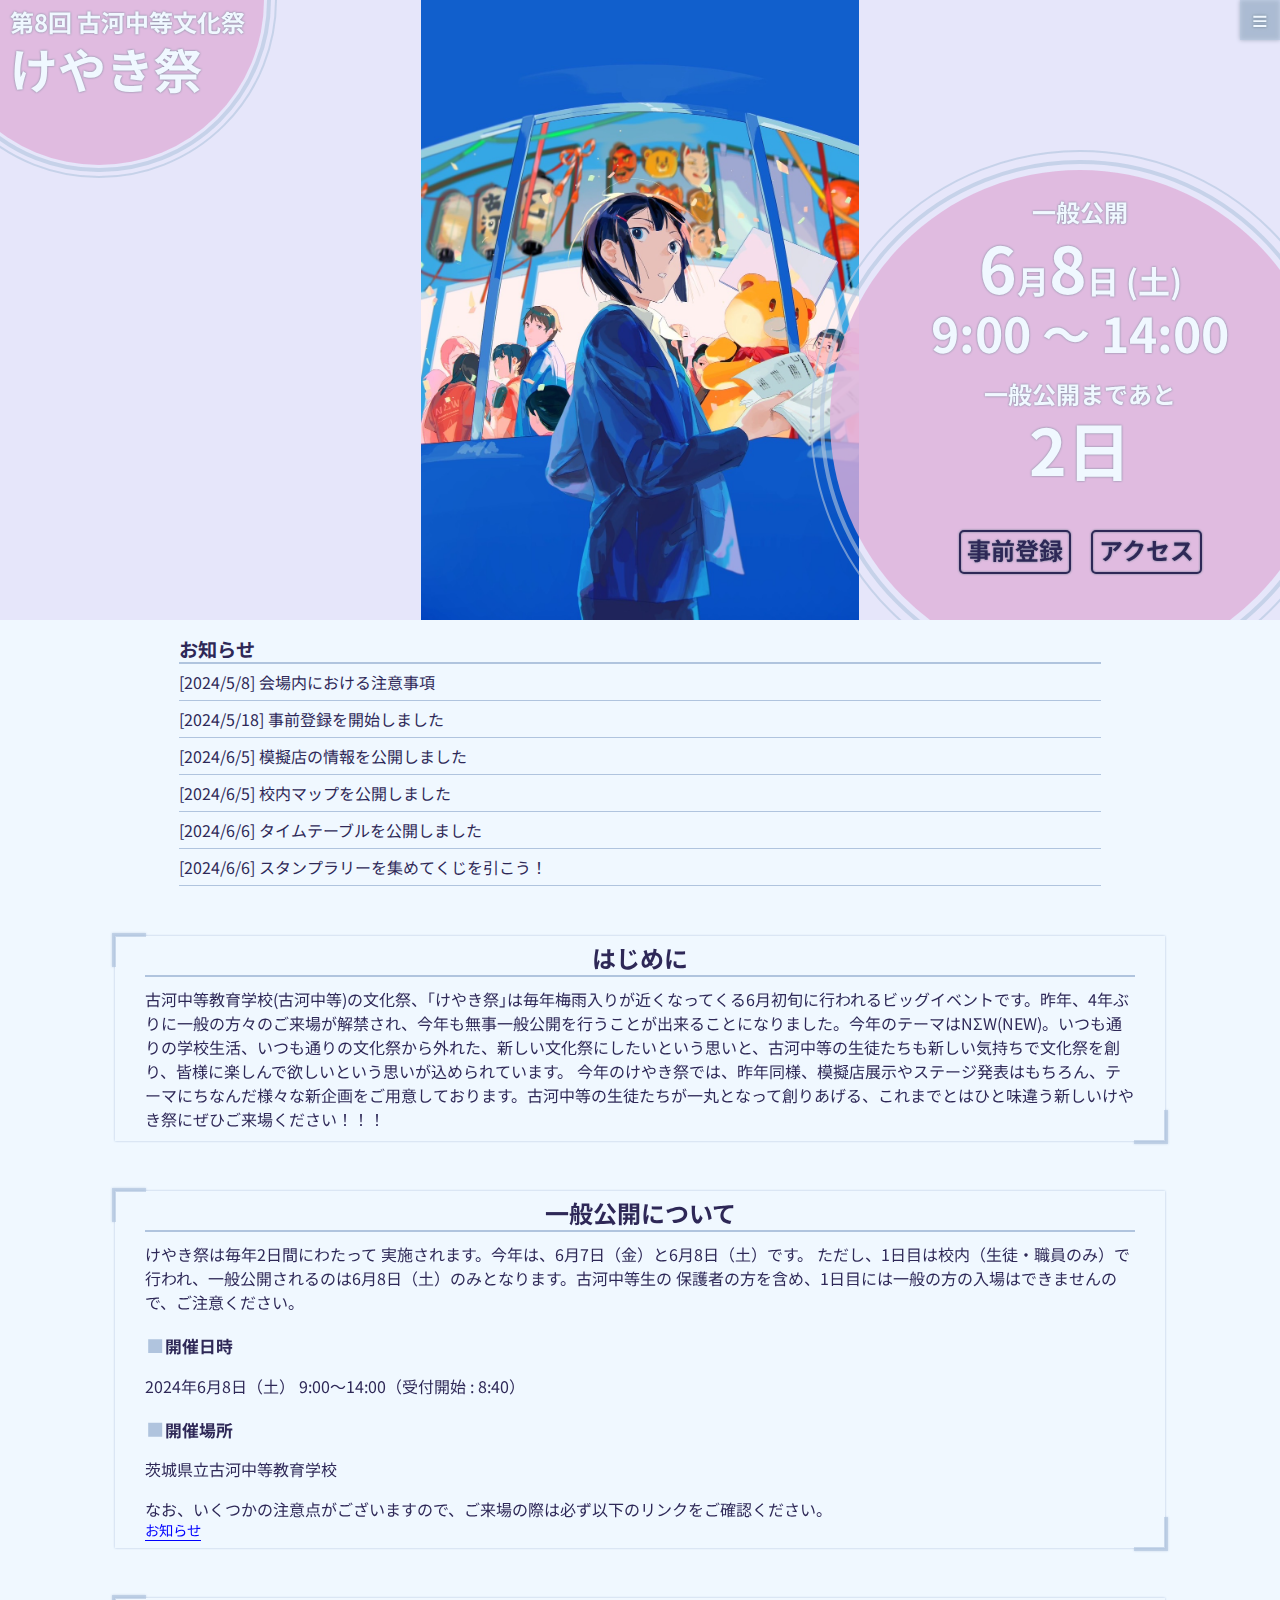
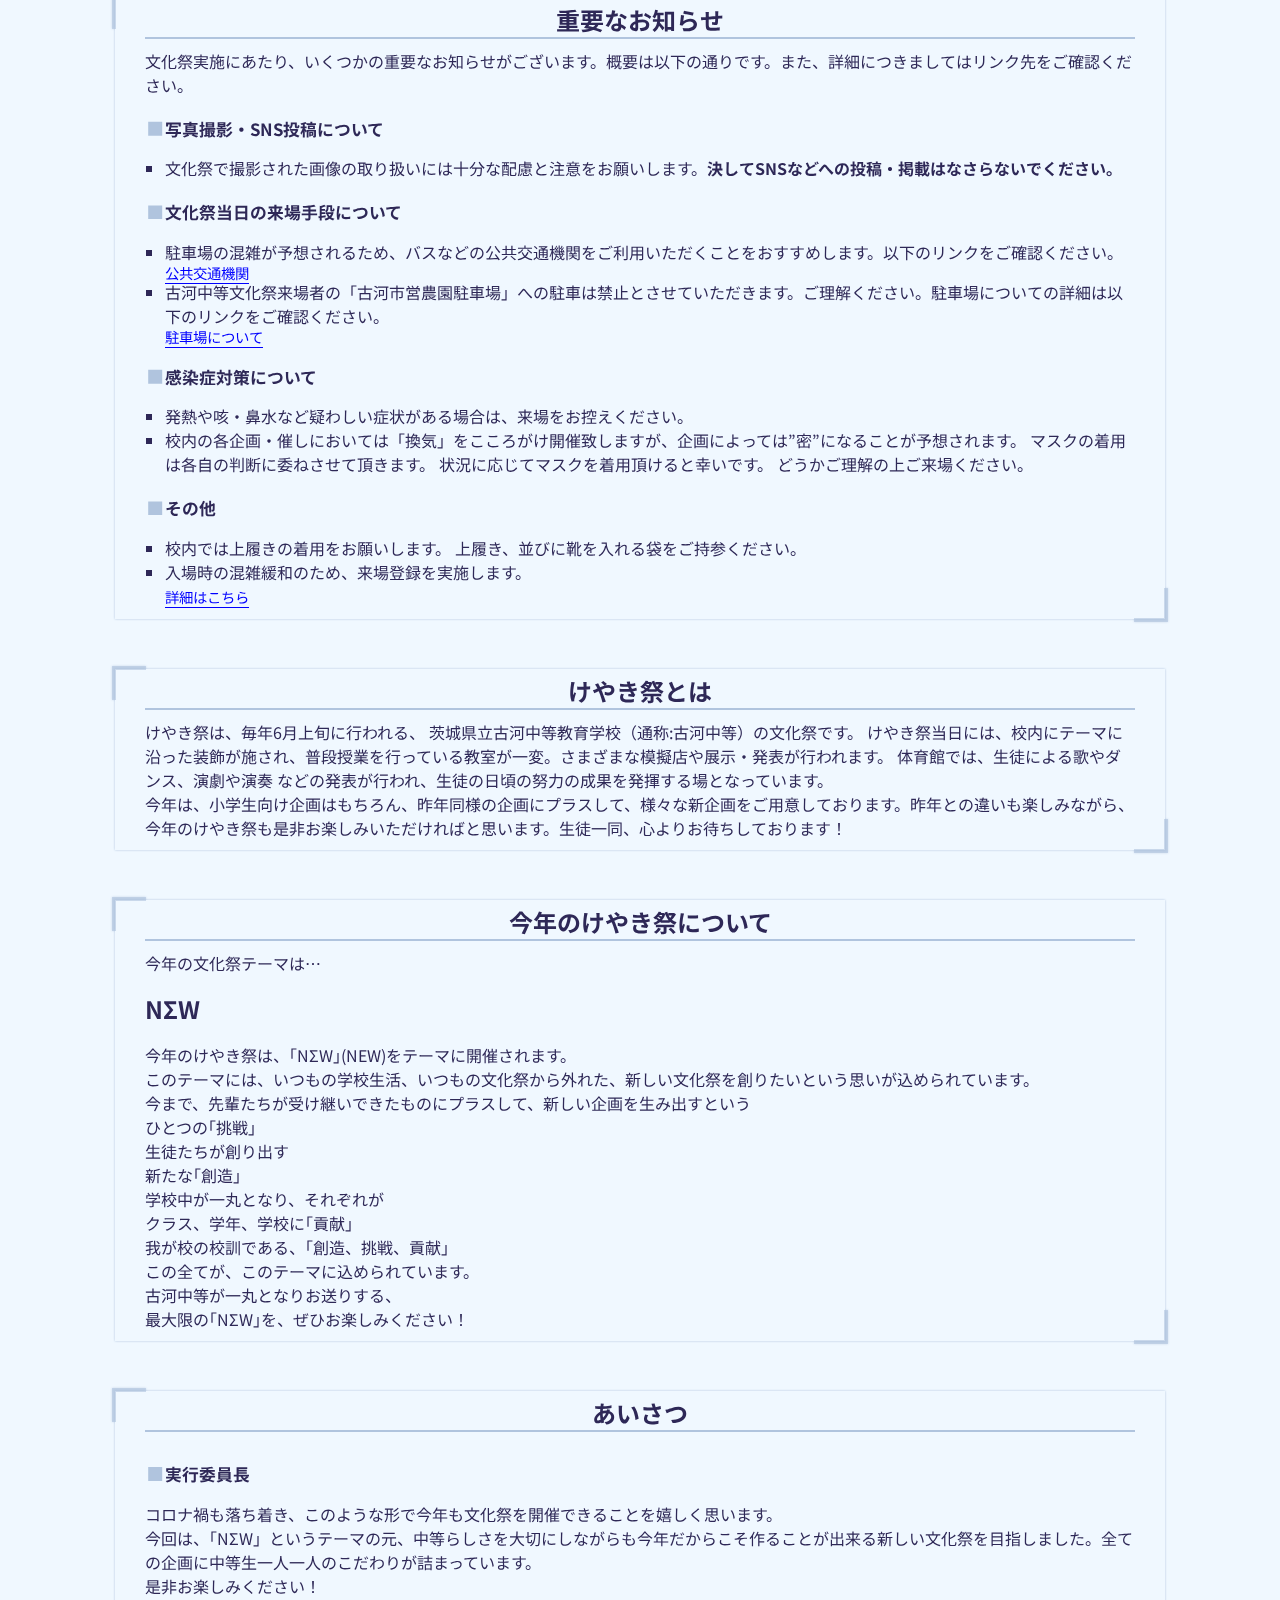
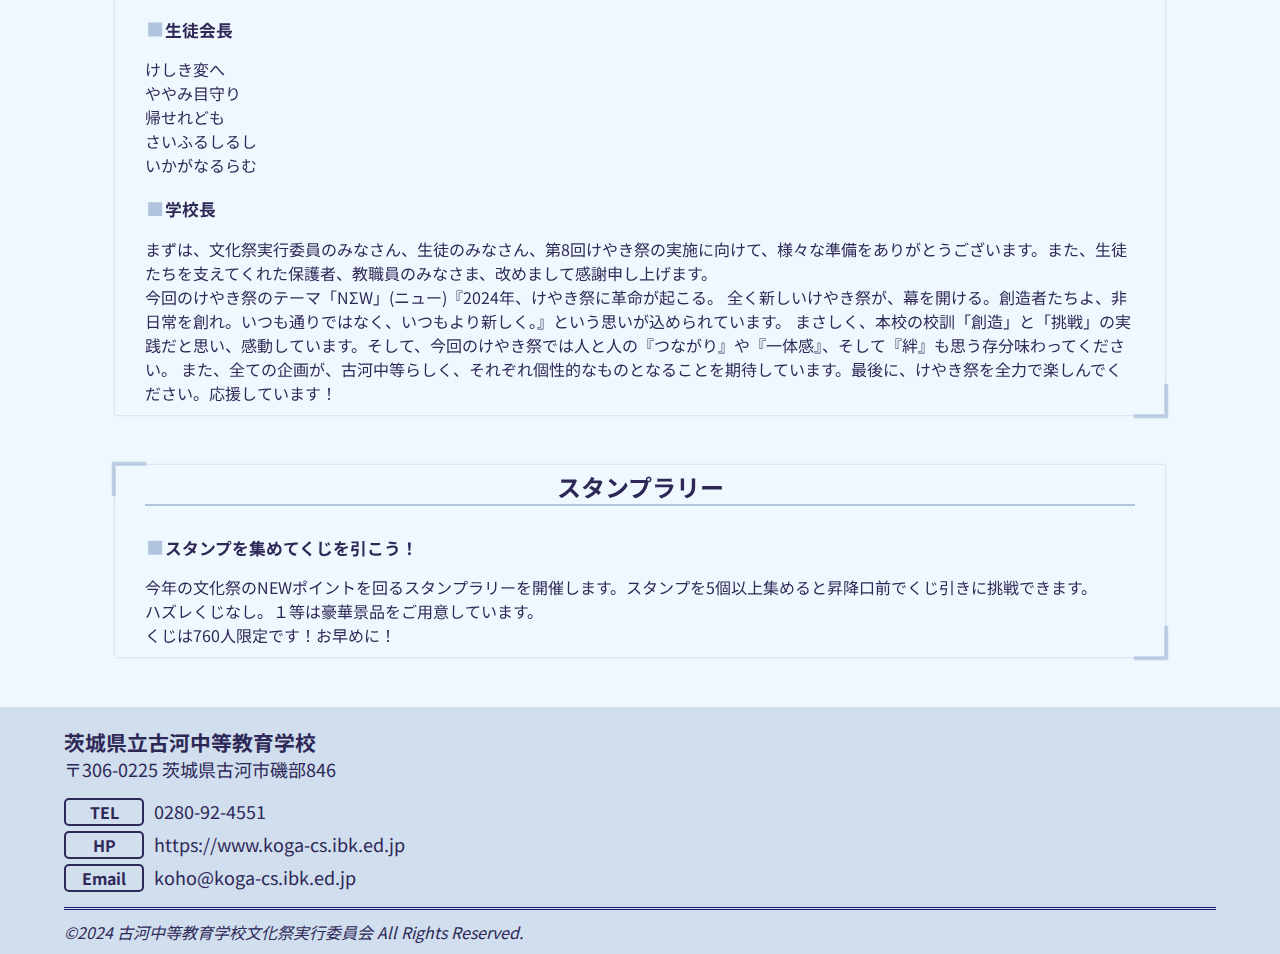
<file: index.html>
<!DOCTYPE html>
<html>
<head>
    <link rel="stylesheet" href="reset.css" />
    <link rel="stylesheet" href="index.css" />
    <link rel="icon" href="校章.ico">
    <title>第8回 けやき祭</title>
    <meta name="viewport" content="width=device-width">
    <meta name="description" content="2024年古河中等教育学校の文化祭「けやき祭」の公式webサイトです。">
    <meta name="keywords" content="けやき祭,古河中等,文化祭,2024" />
    <link rel="preconnect" href="https://fonts.googleapis.com">
    <link rel="preconnect" href="https://fonts.gstatic.com" crossorigin>
    <link href="https://fonts.googleapis.com/css2?family=Noto+Sans+JP:wght@100..900&display=swap" rel="stylesheet">
</head>
<body>
    <header>
        <div class="keyakiFes">
            <h4>第8回 古河中等文化祭</h4>
            <h2>けやき祭</h2>
        </div>
        <div class="content">
            <h4>一般公開</h4>
            <h1>6<span>月</span>8<span>日 (土)</span></h1>
            <h2>9:00 ～ 14:00</h2>
            <br>
            <h4>一般公開まであと</h4>
            <h1>2日</h1>
            <div class="flex">
                <div class="book"><a href="book.html"><h4>事前登録</h4></a></div>
                <div class="book"><a href="access.html"><h4>アクセス</h4></a></div>
            </div>

        </div>
        <div class="circle"></div>
        <div class="circleM"></div>
    </header>


    <main>
        <div class="notice">
            <h3>お知らせ</h3>
            <a href="notice.html#n1"><div>[2024/5/8] 会場内における注意事項</div></a>
            <a href="book.html"><div>[2024/5/18] 事前登録を開始しました</div></a>
            <a href="booth.html"><div>[2024/6/5] 模擬店の情報を公開しました</div></a>
            <a href="map.html"><div>[2024/6/5] 校内マップを公開しました</div></a>
            <a href="timeTable.html"><div>[2024/6/6] タイムテーブルを公開しました</div></a>
            <a href="index.html#st"><div>[2024/6/6] スタンプラリーを集めてくじを引こう！</div></a>

        </div>

        <div class="text">
            <div><h1>はじめに</h1></div>
            <p>古河中等教育学校(古河中等)の文化祭、｢けやき祭｣は毎年梅雨入りが近くなってくる6月初旬に行われるビッグイベントです。昨年、4年ぶりに一般の方々のご来場が解禁され、今年も無事一般公開を行うことが出来ることになりました。今年のテーマはNΣW(NEW)。いつも通りの学校生活、いつも通りの文化祭から外れた、新しい文化祭にしたいという思いと、古河中等の生徒たちも新しい気持ちで文化祭を創り、皆様に楽しんで欲しいという思いが込められています。
                今年のけやき祭では、昨年同様、模擬店展示やステージ発表はもちろん、テーマにちなんだ様々な新企画をご用意しております。古河中等の生徒たちが一丸となって創りあげる、これまでとはひと味違う新しいけやき祭にぜひご来場ください！！！
                </p>
        </div>
        <div class="text">
            <div><h1>一般公開について</h1></div>
                <p>けやき祭は毎年2日間にわたって 実施されます。今年は、6月7日（金）と6月8日（土）です。
                    ただし、1日目は校内（生徒・職員のみ）で行われ、一般公開されるのは6月8日（土）のみとなります。古河中等生の 保護者の方を含め、1日目には一般の方の入場はできませんので、ご注意ください。</p>
                <br><h5>開催日時</h5>
                <p>2024年6月8日（土） 9:00〜14:00（受付開始 : 8:40）</p>
                <br><h5>開催場所</h5>
                <p>茨城県立古河中等教育学校</p>
                <br><p>なお、いくつかの注意点がございますので、ご来場の際は必ず以下のリンクをご確認ください。</p>
                <a href="notice.html">お知らせ</a>
        </div>
        <div class="text">
            <div><h1>重要なお知らせ</h1></div>
            <p>文化祭実施にあたり、いくつかの重要なお知らせがございます。概要は以下の通りです。また、詳細につきましてはリンク先をご確認ください。</p>
            <br><h5>写真撮影・SNS投稿について</h5>
            <ul>
                <li>文化祭で撮影された画像の取り扱いには十分な配慮と注意をお願いします。<b>決してSNSなどへの投稿・掲載はなさらないでください。</b></li>
            </ul>
            <br><h5>文化祭当日の来場手段について</h5>
            <ul>
                <li>駐車場の混雑が予想されるため、バスなどの公共交通機関をご利用いただくことをおすすめします。以下のリンクをご確認ください。</li>
                <a href="access.html#a1">公共交通機関</a>
                <li>古河中等文化祭来場者の「古河市営農園駐車場」への駐車は禁止とさせていただきます。ご理解ください。駐車場についての詳細は以下のリンクをご確認ください。</li>
                <a href="access.html#a2">駐車場について</a>
            </ul>
            <br><h5>感染症対策について</h5>
            <ul>
                <li>発熱や咳・鼻水など疑わしい症状がある場合は、来場をお控えください。</li>
                <li>校内の各企画・催しにおいては「換気」をこころがけ開催致しますが、企画によっては”密”になることが予想されます。 マスクの着用は各自の判断に委ねさせて頂きます。 状況に応じてマスクを着用頂けると幸いです。 どうかご理解の上ご来場ください。
                </li>
            </ul>
            <br><h5>その他</h5>
            <ul>
                <li>校内では上履きの着用をお願いします。 上履き、並びに靴を入れる袋をご持参ください。
                </li>
                <li>入場時の混雑緩和のため、来場登録を実施します。<br><a href="book.html">詳細はこちら</a></li>
            </ul>
        </div>
        <div class="text">
            <div><h1>けやき祭とは</h1></div>
                <p>けやき祭は、毎年6月上旬に行われる、 茨城県立古河中等教育学校（通称:古河中等）の文化祭です。
                    けやき祭当日には、校内にテーマに沿った装飾が施され、普段授業を行っている教室が一変。さまざまな模擬店や展示・発表が行われます。 体育館では、生徒による歌やダンス、演劇や演奏 などの発表が行われ、生徒の日頃の努力の成果を発揮する場となっています。
                    <br>今年は、小学生向け企画はもちろん、昨年同様の企画にプラスして、様々な新企画をご用意しております。昨年との違いも楽しみながら、今年のけやき祭も是非お楽しみいただければと思います。生徒一同、心よりお待ちしております！
                    </p>
        </div>
        <div class="text">
            <div><h1>今年のけやき祭について</h1></div>
            <p>今年の文化祭テーマは…</p>
            <br><p class="big"><b>NΣW</b></p><br>
            <p>今年のけやき祭は、｢NΣW｣(NEW)をテーマに開催されます。
            <br>このテーマには、いつもの学校生活、いつもの文化祭から外れた、新しい文化祭を創りたいという思いが込められています。
            <br>今まで、先輩たちが受け継いできたものにプラスして、新しい企画を生み出すという
            <br>ひとつの｢挑戦｣
            <br>生徒たちが創り出す
            <br>新たな｢創造｣
            <br>学校中が一丸となり、それぞれが
            <br>クラス、学年、学校に｢貢献｣
            <br>我が校の校訓である、｢創造、挑戦、貢献｣
            <br>この全てが、このテーマに込められています。
            <br>古河中等が一丸となりお送りする、
            <br>最大限の｢NΣW｣を、ぜひお楽しみください！</p>
        </div>

        <div class="text">
            <div><h1>あいさつ</h1></div>
            <br><h5>実行委員長</h5>
            <p>コロナ禍も落ち着き、このような形で今年も文化祭を開催できることを嬉しく思います。
                <br>今回は、「NΣW」というテーマの元、中等らしさを大切にしながらも今年だからこそ作ることが出来る新しい文化祭を目指しました。全ての企画に中等生一人一人のこだわりが詰まっています。
                <br>是非お楽しみください！
                </p>
            <br><h5>生徒会長</h5>
            <p>けしき変へ
                <br>ややみ目守り
                <br>帰せれども
                <br>さいふるしるし
                <br>いかがなるらむ
                </p>
            <br><h5>学校長</h5>
            <p>まずは、文化祭実行委員のみなさん、生徒のみなさん、第8回けやき祭の実施に向けて、様々な準備をありがとうございます。また、生徒たちを支えてくれた保護者、教職員のみなさま、改めまして感謝申し上げます。
                <br>今回のけやき祭のテーマ「NΣW」(ニュー)『2024年、けやき祭に革命が起こる。
                全く新しいけやき祭が、幕を開ける。創造者たちよ、非日常を創れ。いつも通りではなく、いつもより新しく。』という思いが込められています。
                まさしく、本校の校訓「創造」と「挑戦」の実践だと思い、感動しています。そして、今回のけやき祭では人と人の『つながり』や『一体感』、そして『絆』も思う存分味わってください。
                また、全ての企画が、古河中等らしく、それぞれ個性的なものとなることを期待しています。最後に、けやき祭を全力で楽しんでください。応援しています！</p>
        </div>
        <div class="text" id="st">
            <div><h1>スタンプラリー</h1></div>
            <br><h5>スタンプを集めてくじを引こう！</h5>
            <p>今年の文化祭のNEWポイントを回るスタンプラリーを開催します。スタンプを5個以上集めると昇降口前でくじ引きに挑戦できます。
                <br>ハズレくじなし。１等は豪華景品をご用意しています。
                <br>くじは760人限定です！お早めに！</p>
        </div>
<!--         <h2>昨年度のけやき祭の様子</h2> -->
<!--         <div class="slide"><div class="slideImg"></div></div> -->


    </main>
    <aside>
        <div class="pc">
            <div>
                <a href="index.html"><img src="img/home.png" alt=""><p>ホーム</p></a>
                <a href="booth.html"><img src="img/shop.png" alt=""><p>模擬店一覧</p></a>
                <a href="timeTable.html"><img src="img/schedule.png" alt=""><p>タイムテーブル</p></a>
                <a href="map.html"><img src="img/mappinB.png" alt=""><p>校内マップ</p></a>
                <a href="notice.html"><img src="img/notice.png" alt=""><p>お知らせ</p></a>
            </div>
        </div>
        <button id="button" class="button"><p>≡</p></button>
        <div id="aside" class="phone none">
            <div>
                <h2>けやき祭</h2>
                <p><a href="index.html">ホーム</a></p>
                <p><a href="booth.html">模擬店一覧</a></p>
                <p><a href="timeTable.html">タイムテーブル</a></p>
                <p><a href="map.html">校内マップ</a></p>
                <p><a href="notice.html">お知らせ</a></p>
                <br>
                <p><a href="book.html">事前登録</a></p>
                <p><a href="access.html">アクセス</a></p>
            </div>
        </div>
    </aside>
    <footer>
        <div class="school">
            <h2>茨城県立古河中等教育学校</h2>
            <p>〒306-0225 茨城県古河市磯部846</p>
        </div>
        <div class="flex"><div class="tagF"><h3>TEL</h3></div>
        <a href="tel:0280-92-4551"><p>0280-92-4551</p></a></div>
        <div class="flex"><div class="tagF"><h3>HP</h3></div>
        <a href="https://www.koga-cs.ibk.ed.jp"><p>https://www.koga-cs.ibk.ed.jp</p></a></div>
        <div class="flex"><div class="tagF"><h3>Email</h3></div>
        <a href="mailto:koho@koga-cs.ibk.ed.jp"><p>koho@koga-cs.ibk.ed.jp</p></a></div>
        <address>
            <p>&copy;2024 古河中等教育学校文化祭実行委員会 All Rights Reserved.</p>
        </address>
    </footer>

    <script type="text/javascript" src="aside.js"></script>

</body>


</html>
</file>
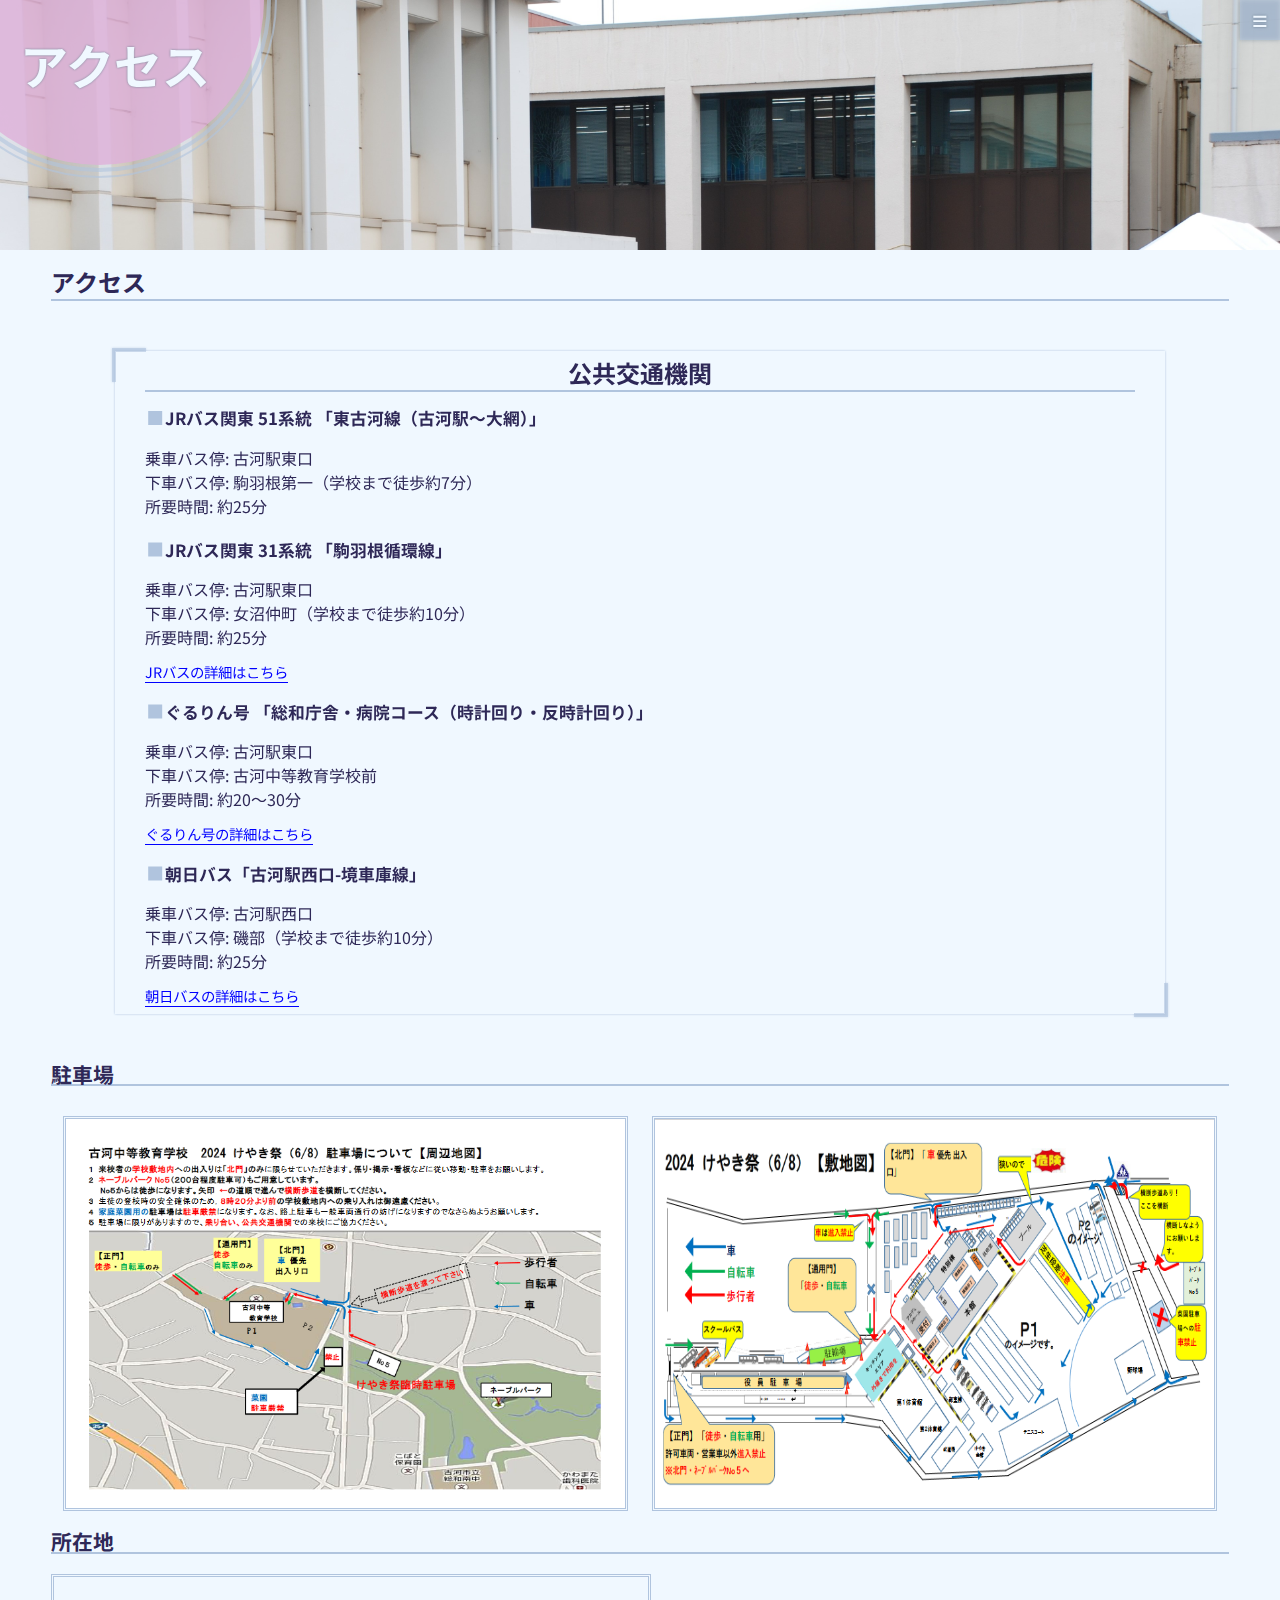
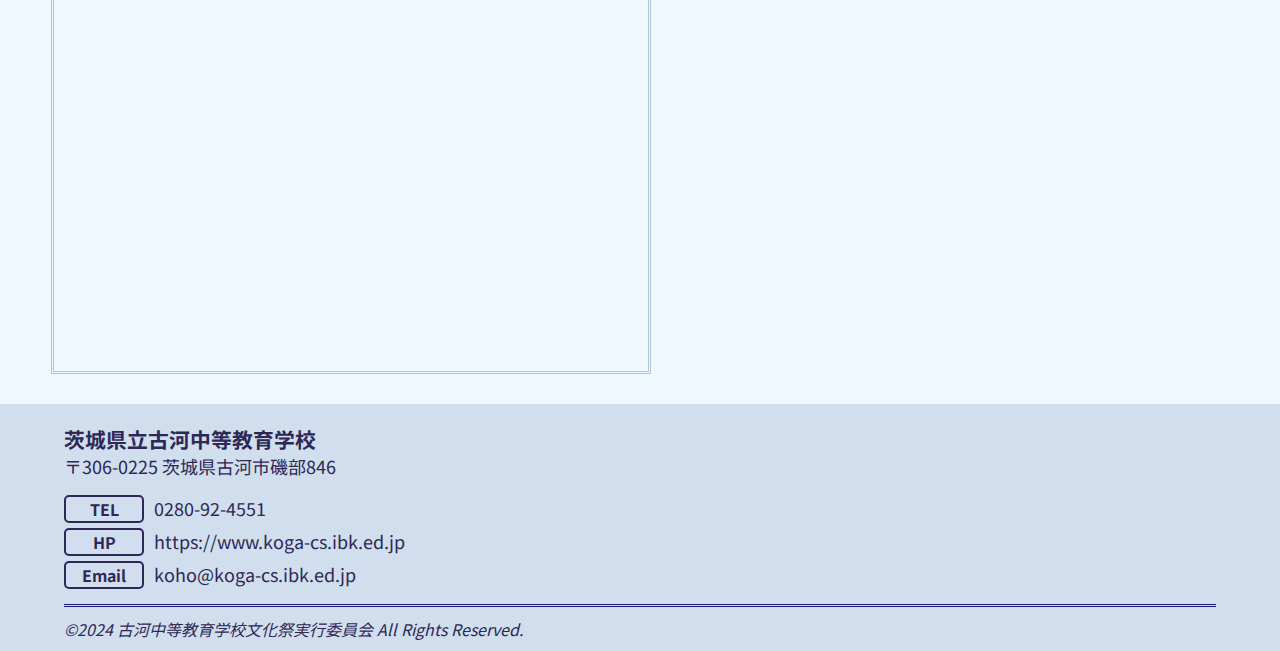
<file: access.html>
<html>

<head>
    <link rel="stylesheet" href="reset.css" />
    <link rel="stylesheet" href="access.css" />
    <link rel="icon" href="校章.ico">
    <title>アクセス | 第8回 けやき祭</title>
    <meta name="description" >
    <meta name="viewport" content="width=device-width">
    <meta name="description" content="第8回けやき祭ホームページ">
    <link rel="preconnect" href="https://fonts.googleapis.com">
    <link rel="preconnect" href="https://fonts.gstatic.com" crossorigin>
    <link href="https://fonts.googleapis.com/css2?family=Noto+Sans+JP:wght@100..900&display=swap" rel="stylesheet">
</head>
<body>
    <header>
        <div class="keyakiFes">
            <h2>アクセス</h2>
        </div>
        <div class="circle"></div>
    </header>


    <main>
        <h1>アクセス</h1>
        <div id="a1" class="text">
            <div><h1>公共交通機関</h1></div>
            <h5>JRバス関東 51系統 「東古河線（古河駅～大網）」</h5>
            <p>乗車バス停: 古河駅東口
            <br>下車バス停: 駒羽根第一（学校まで徒歩約7分）
            <br>所要時間: 約25分</p>
            <br><h5>JRバス関東 31系統 「駒羽根循環線」</h5>
            <p>乗車バス停: 古河駅東口
            <br>下車バス停: 女沼仲町（学校まで徒歩約10分）
            <br>所要時間: 約25分</p>
            <br><a href="https://www.jrbuskanto.co.jp/local_guide/local_koga.html">JRバスの詳細はこちら</a>
            
            <br><br><h5>ぐるりん号 「総和庁舎・病院コース（時計回り・反時計回り）」</h5>
            <p>乗車バス停: 古河駅東口
            <br>下車バス停: 古河中等教育学校前
            <br>所要時間: 約20～30分</p>
            <br><a href="https://www.city.ibaraki-koga.lg.jp/soshiki/koutuu/3/16925.html">ぐるりん号の詳細はこちら</a>
            
            <br><br><h5>朝日バス「古河駅西口-境車庫線」</h5>
            <p>乗車バス停: 古河駅西口
            <br>下車バス停: 磯部（学校まで徒歩約10分）
            <br>所要時間: 約25分</p>
            <br><a href="https://transfer-internal.navitime.biz/asahibus/pc/diagram/BusDiagram?linkId=00072807&nodeId=00450722&updown=1">朝日バスの詳細はこちら</a>
        </div>
        <h2 id="a2">駐車場</h2>
        <div class="flexP">
            <img src="img/学校周辺図.png" alt="">
            <img src="img/敷地図.png" alt="">
        </div>

        <h2>所在地</h2>
        <iframe src="https://www.google.com/maps/embed?pb=!1m18!1m12!1m3!1d3220.859174365994!2d139.74521057580958!3d36.169981372433526!2m3!1f0!2f0!3f0!3m2!1i1024!2i768!4f13.1!3m3!1m2!1s0x6018b4ebe9171335%3A0x45094f858adb3c27!2z6Iyo5Z-O55yM56uL5Y-k5rKz5Lit562J5pWZ6IKy5a2m5qCh!5e0!3m2!1sja!2sjp!4v1713771856219!5m2!1sja!2sjp" allowfullscreen="" loading="lazy" referrerpolicy="no-referrer-when-downgrade"></iframe>

    </main>
    <aside>
        <div class="pc">
            <div>
                <a href="index.html"><img src="img/home.png" alt=""><p>ホーム</p></a>
                <a href="booth.html"><img src="img/shop.png" alt=""><p>模擬店一覧</p></a>
                <a href="timeTable.html"><img src="img/schedule.png" alt=""><p>タイムテーブル</p></a>
                <a href="map.html"><img src="img/mappinB.png" alt=""><p>校内マップ</p></a>
                <a href="notice.html"><img src="img/notice.png" alt=""><p>お知らせ</p></a>
            </div>
        </div>
        <button id="button" class="button"><p>≡</p></button>
        <div id="aside" class="phone none">
            <div>
                <h2>けやき祭</h2>
                <p><a href="index.html">ホーム</a></p>
                <p><a href="booth.html">模擬店一覧</a></p>
                <p><a href="timeTable.html">タイムテーブル</a></p>
                <p><a href="map.html">校内マップ</a></p>
                <p><a href="notice.html">お知らせ</a></p>
                <br>
                <p><a href="book.html">事前登録</a></p>
                <p><a href="access.html">アクセス</a></p>
            </div>
        </div>
    </aside>
    <footer>
        <div class="school">
            <h2>茨城県立古河中等教育学校</h2>
            <p>〒306-0225 茨城県古河市磯部846</p>
        </div>
        <div class="flex"><div class="tagF"><h3>TEL</h3></div>
        <a href="tel:0280-92-4551"><p>0280-92-4551</p></a></div>
        <div class="flex"><div class="tagF"><h3>HP</h3></div>
        <a href="https://www.koga-cs.ibk.ed.jp"><p>https://www.koga-cs.ibk.ed.jp</p></a></div>
        <div class="flex"><div class="tagF"><h3>Email</h3></div>
        <a href="mailto:koho@koga-cs.ibk.ed.jp"><p>koho@koga-cs.ibk.ed.jp</p></a></div>
        <address>
            <p>&copy;2024 古河中等教育学校文化祭実行委員会 All Rights Reserved.</p>
        </address>
    </footer>

    <script type="text/javascript" src="aside.js"></script>
</body>


</html>
</file>
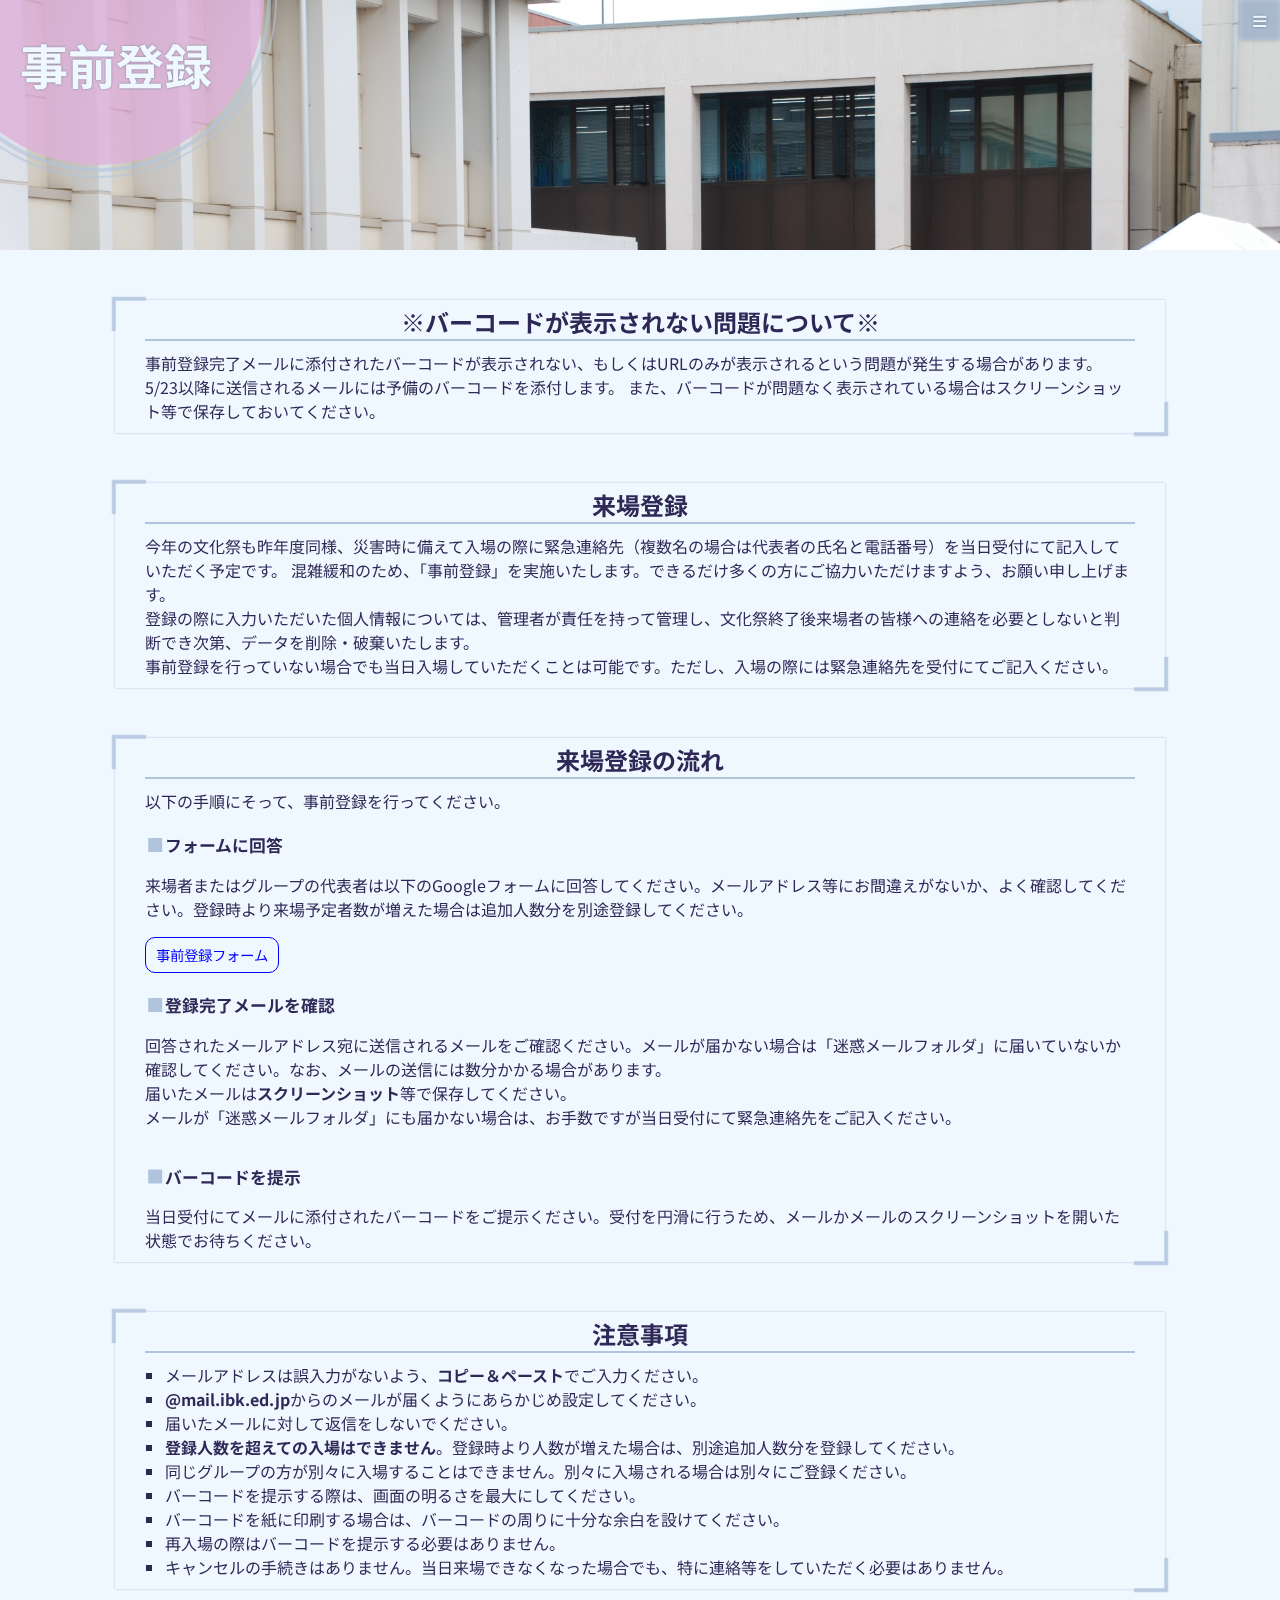
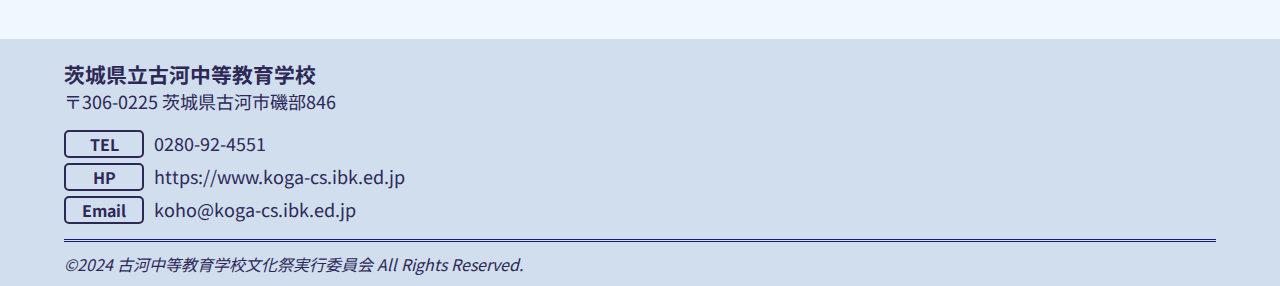
<file: book.html>
<html>

<head>
    <link rel="stylesheet" href="reset.css" />
    <link rel="stylesheet" href="book.css" />
    <link rel="icon" href="校章.ico">
    <title>事前登録 | 第8回 けやき祭</title>
    <meta name="description" >
    <meta name="viewport" content="width=device-width">
    <meta name="description" content="第8回けやき祭ホームページ">
    <link rel="preconnect" href="https://fonts.googleapis.com">
    <link rel="preconnect" href="https://fonts.gstatic.com" crossorigin>
    <link href="https://fonts.googleapis.com/css2?family=Noto+Sans+JP:wght@100..900&display=swap" rel="stylesheet">
</head>
<body>
    <header>
        <div class="keyakiFes">
            <h2>事前登録</h2>
        </div>
        <div class="circle"></div>
    </header>


    <main>
        <div class="text">
            <div><h1>※バーコードが表示されない問題について※</h1></div>
            <p>事前登録完了メールに添付されたバーコードが表示されない、もしくはURLのみが表示されるという問題が発生する場合があります。
                5/23以降に送信されるメールには予備のバーコードを添付します。

                また、バーコードが問題なく表示されている場合はスクリーンショット等で保存しておいてください。</p>
        </div>
        <div class="text">
            <div><h1>来場登録</h1></div>
            <p>今年の文化祭も昨年度同様、災害時に備えて入場の際に緊急連絡先（複数名の場合は代表者の氏名と電話番号）を当日受付にて記入していただく予定です。
                混雑緩和のため、「事前登録」を実施いたします。できるだけ多くの方にご協力いただけますよう、お願い申し上げます。
                <br>登録の際に入力いただいた個人情報については、管理者が責任を持って管理し、文化祭終了後来場者の皆様への連絡を必要としないと判断でき次第、データを削除・破棄いたします。
                <br>事前登録を行っていない場合でも当日入場していただくことは可能です。ただし、入場の際には緊急連絡先を受付にてご記入ください。
            </p>
        </div>
        <div class="text">
            <div><h1>来場登録の流れ</h1></div>
            <p>以下の手順にそって、事前登録を行ってください。</p>
            <br><h5>フォームに回答</h5>
            <p>来場者またはグループの代表者は以下のGoogleフォームに回答してください。メールアドレス等にお間違えがないか、よく確認してください。登録時より来場予定者数が増えた場合は追加人数分を別途登録してください。</p>
            <br><a class="form" href="https://forms.gle/qXtxegFwJ3o2Mo2C7">事前登録フォーム</a>
            <br><br><h5>登録完了メールを確認</h5>
            <p>回答されたメールアドレス宛に送信されるメールをご確認ください。メールが届かない場合は「迷惑メールフォルダ」に届いていないか確認してください。なお、メールの送信には数分かかる場合があります。
            <br>届いたメールは<b>スクリーンショット</b>等で保存してください。
            <br>メールが「迷惑メールフォルダ」にも届かない場合は、お手数ですが当日受付にて緊急連絡先をご記入ください。
            </p>
            <br><br><h5>バーコードを提示</h5>
            <p>当日受付にてメールに添付されたバーコードをご提示ください。受付を円滑に行うため、メールかメールのスクリーンショットを開いた状態でお待ちください。</p>
        </div>
        <div class="text">
            <div><h1>注意事項</h1></div>
            <ul>
                <li>メールアドレスは誤入力がないよう、<b>コピー＆ペースト</b>でご入力ください。</li>
                <li><b>@mail.ibk.ed.jp</b>からのメールが届くようにあらかじめ設定してください。</li>
                <li>届いたメールに対して返信をしないでください。</li>
                <li><b>登録人数を超えての入場はできません</b>。登録時より人数が増えた場合は、別途追加人数分を登録してください。</li>
                <li>同じグループの方が別々に入場することはできません。別々に入場される場合は別々にご登録ください。</li>
                <li>バーコードを提示する際は、画面の明るさを最大にしてください。</li>
                <li>バーコードを紙に印刷する場合は、バーコードの周りに十分な余白を設けてください。</li>
                <li>再入場の際はバーコードを提示する必要はありません。</li>
                <li>キャンセルの手続きはありません。当日来場できなくなった場合でも、特に連絡等をしていただく必要はありません。</li>
            </ul>
        </div>

    </main>
    <aside>
        <div class="pc">
            <div>
                <a href="index.html"><img src="img/home.png" alt=""><p>ホーム</p></a>
                <a href="booth.html"><img src="img/shop.png" alt=""><p>模擬店一覧</p></a>
                <a href="timeTable.html"><img src="img/schedule.png" alt=""><p>タイムテーブル</p></a>
                <a href="map.html"><img src="img/mappinB.png" alt=""><p>校内マップ</p></a>
                <a href="notice.html"><img src="img/notice.png" alt=""><p>お知らせ</p></a>
            </div>
        </div>
        <button id="button" class="button"><p>≡</p></button>
        <div id="aside" class="phone none">
            <div>
                <h2>けやき祭</h2>
                <p><a href="index.html">ホーム</a></p>
                <p><a href="booth.html">模擬店一覧</a></p>
                <p><a href="timeTable.html">タイムテーブル</a></p>
                <p><a href="map.html">校内マップ</a></p>
                <p><a href="notice.html">お知らせ</a></p>
                <br>
                <p><a href="book.html">事前登録</a></p>
                <p><a href="access.html">アクセス</a></p>
            </div>
        </div>
    </aside>
    <footer>
        <div class="school">
            <h2>茨城県立古河中等教育学校</h2>
            <p>〒306-0225 茨城県古河市磯部846</p>
        </div>
        <div class="flex"><div class="tagF"><h3>TEL</h3></div>
        <a href="tel:0280-92-4551"><p>0280-92-4551</p></a></div>
        <div class="flex"><div class="tagF"><h3>HP</h3></div>
        <a href="https://www.koga-cs.ibk.ed.jp"><p>https://www.koga-cs.ibk.ed.jp</p></a></div>
        <div class="flex"><div class="tagF"><h3>Email</h3></div>
        <a href="mailto:koho@koga-cs.ibk.ed.jp"><p>koho@koga-cs.ibk.ed.jp</p></a></div>
        <address>
            <p>&copy;2024 古河中等教育学校文化祭実行委員会 All Rights Reserved.</p>
        </address>
    </footer>

    <script type="text/javascript" src="aside.js"></script>
</body>


</html>
</file>
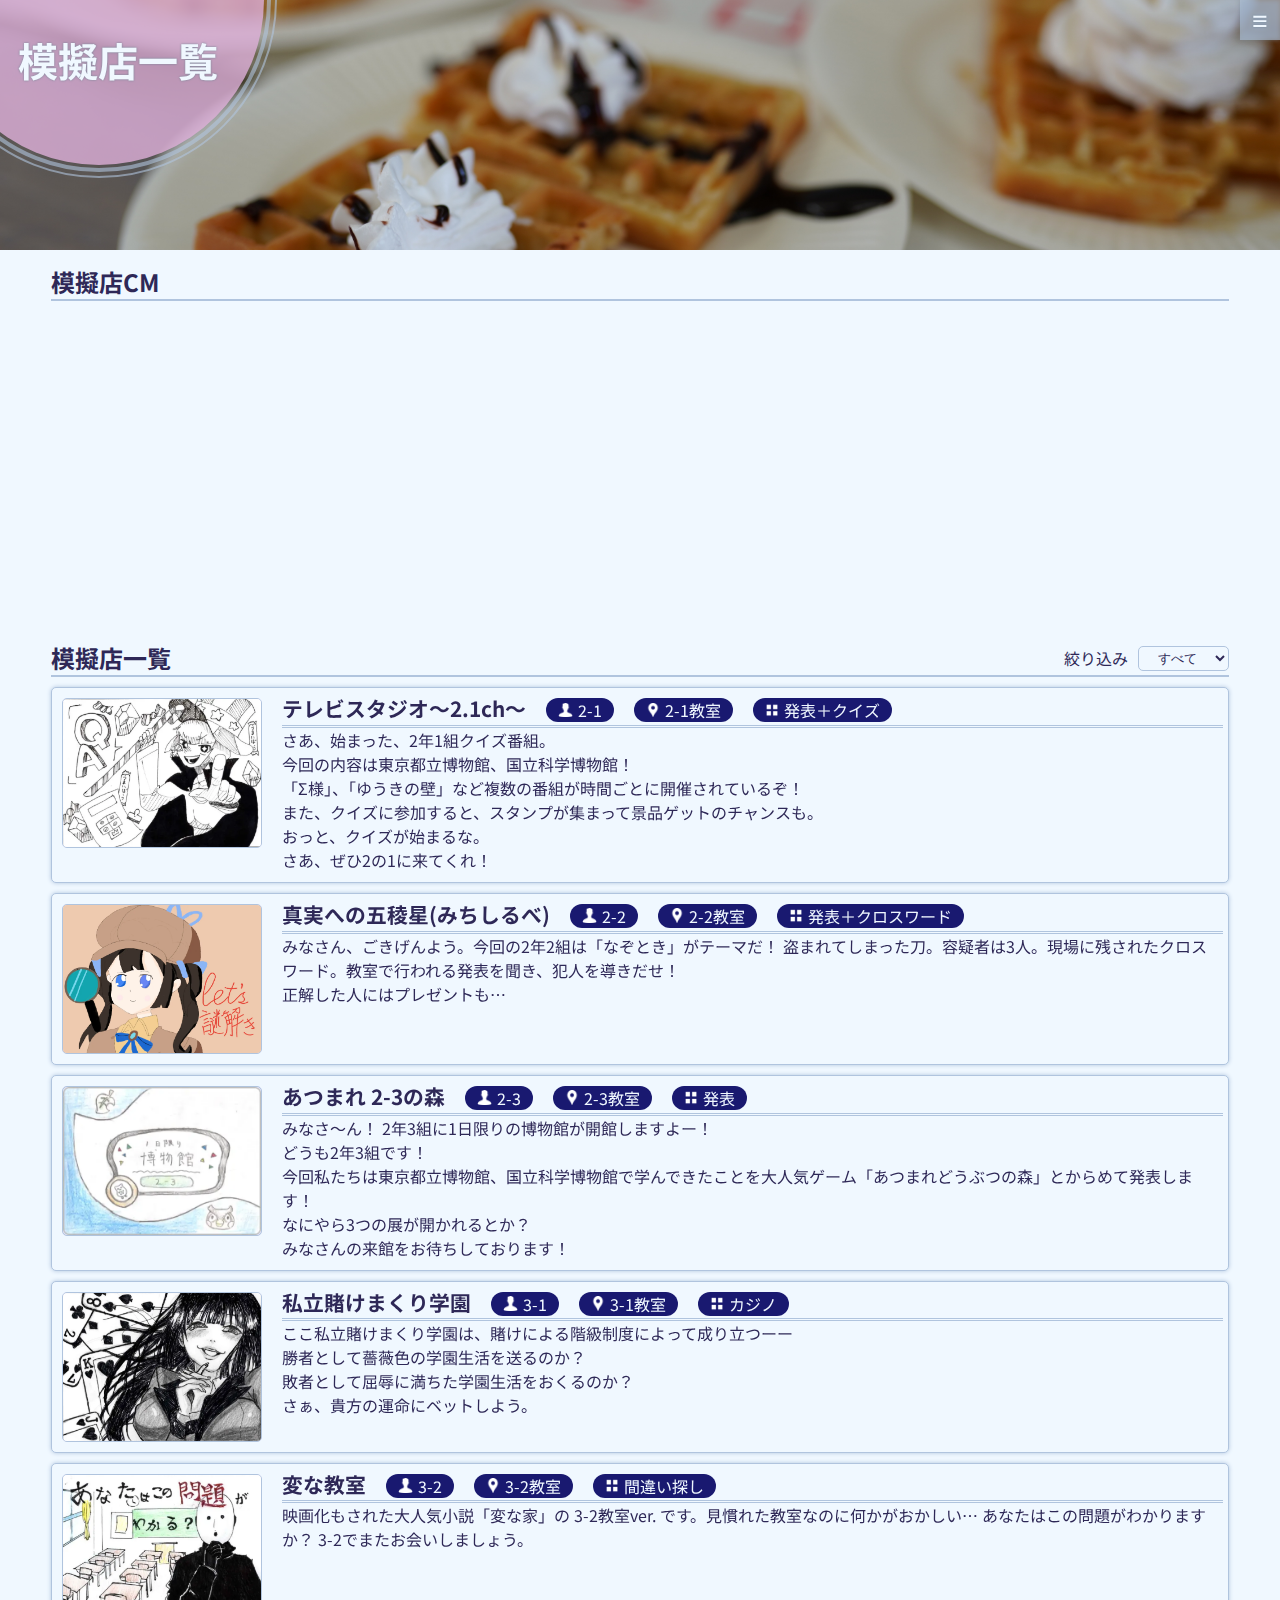
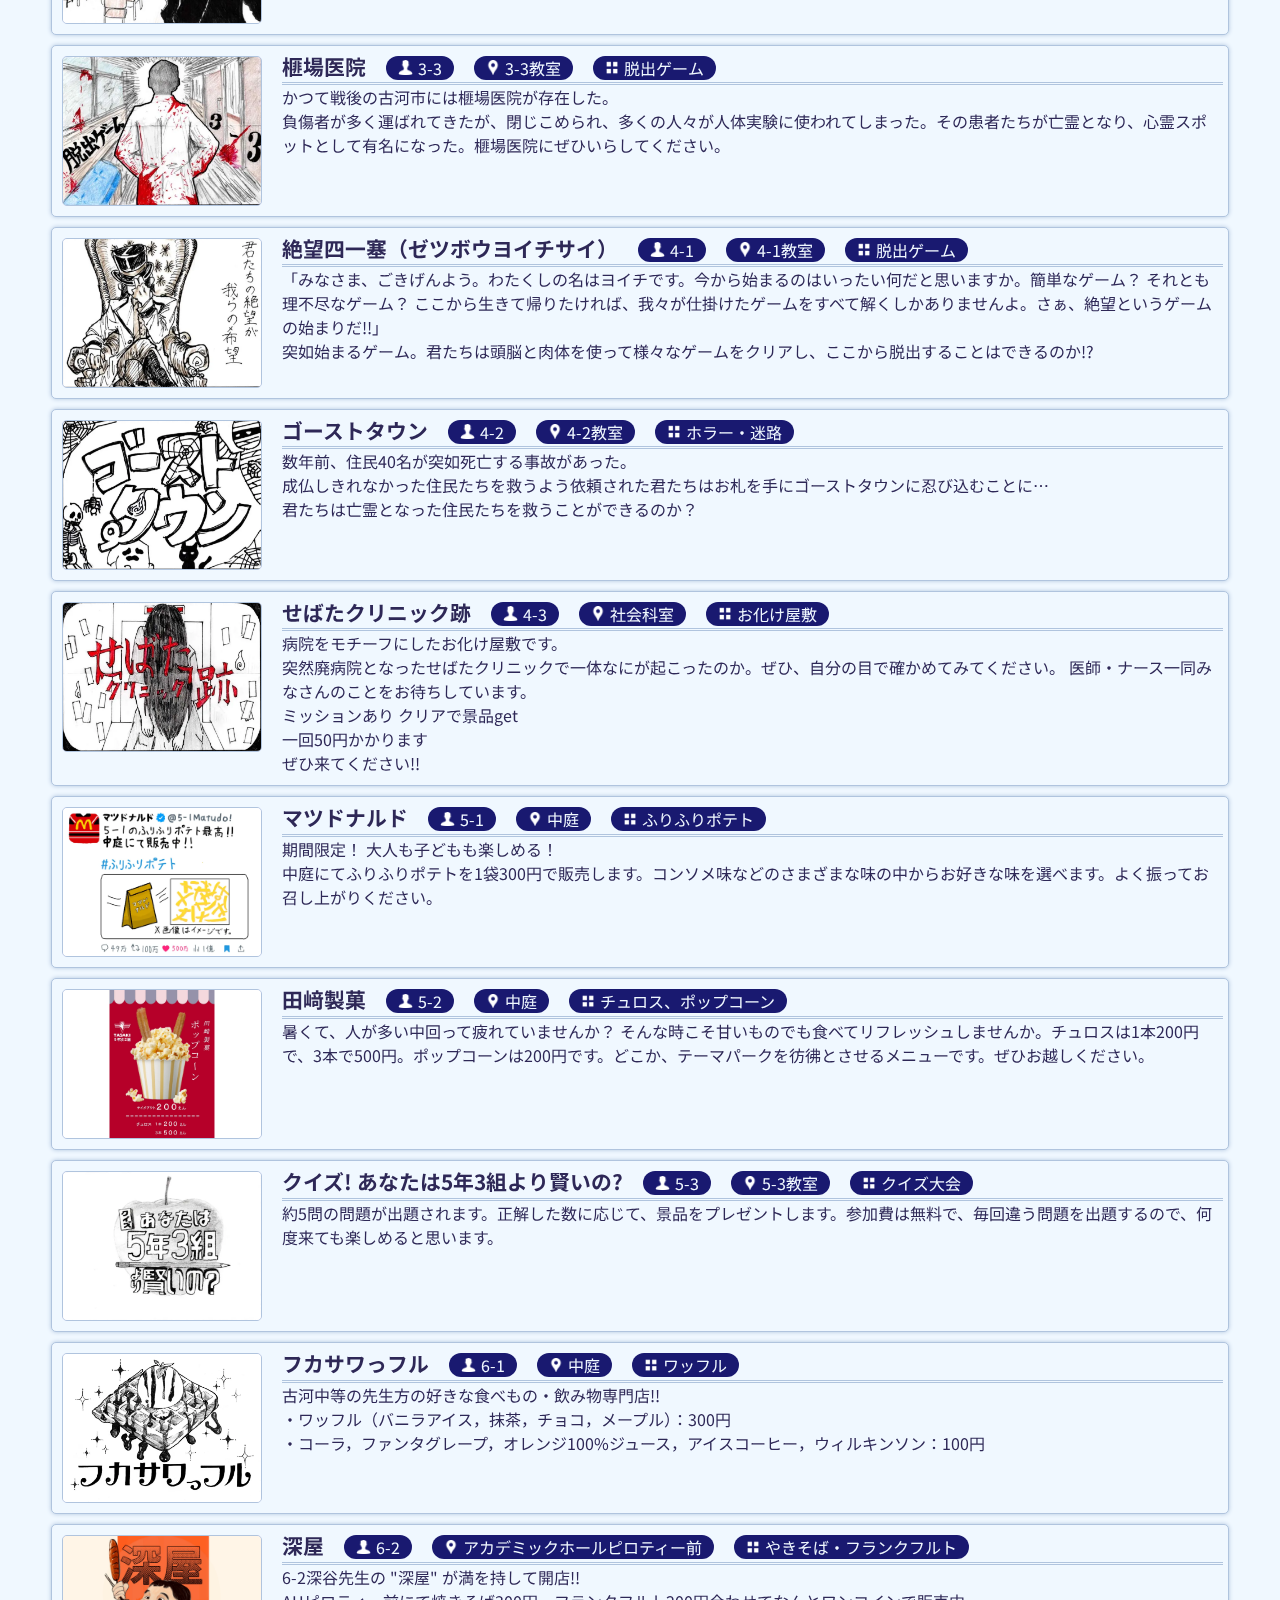
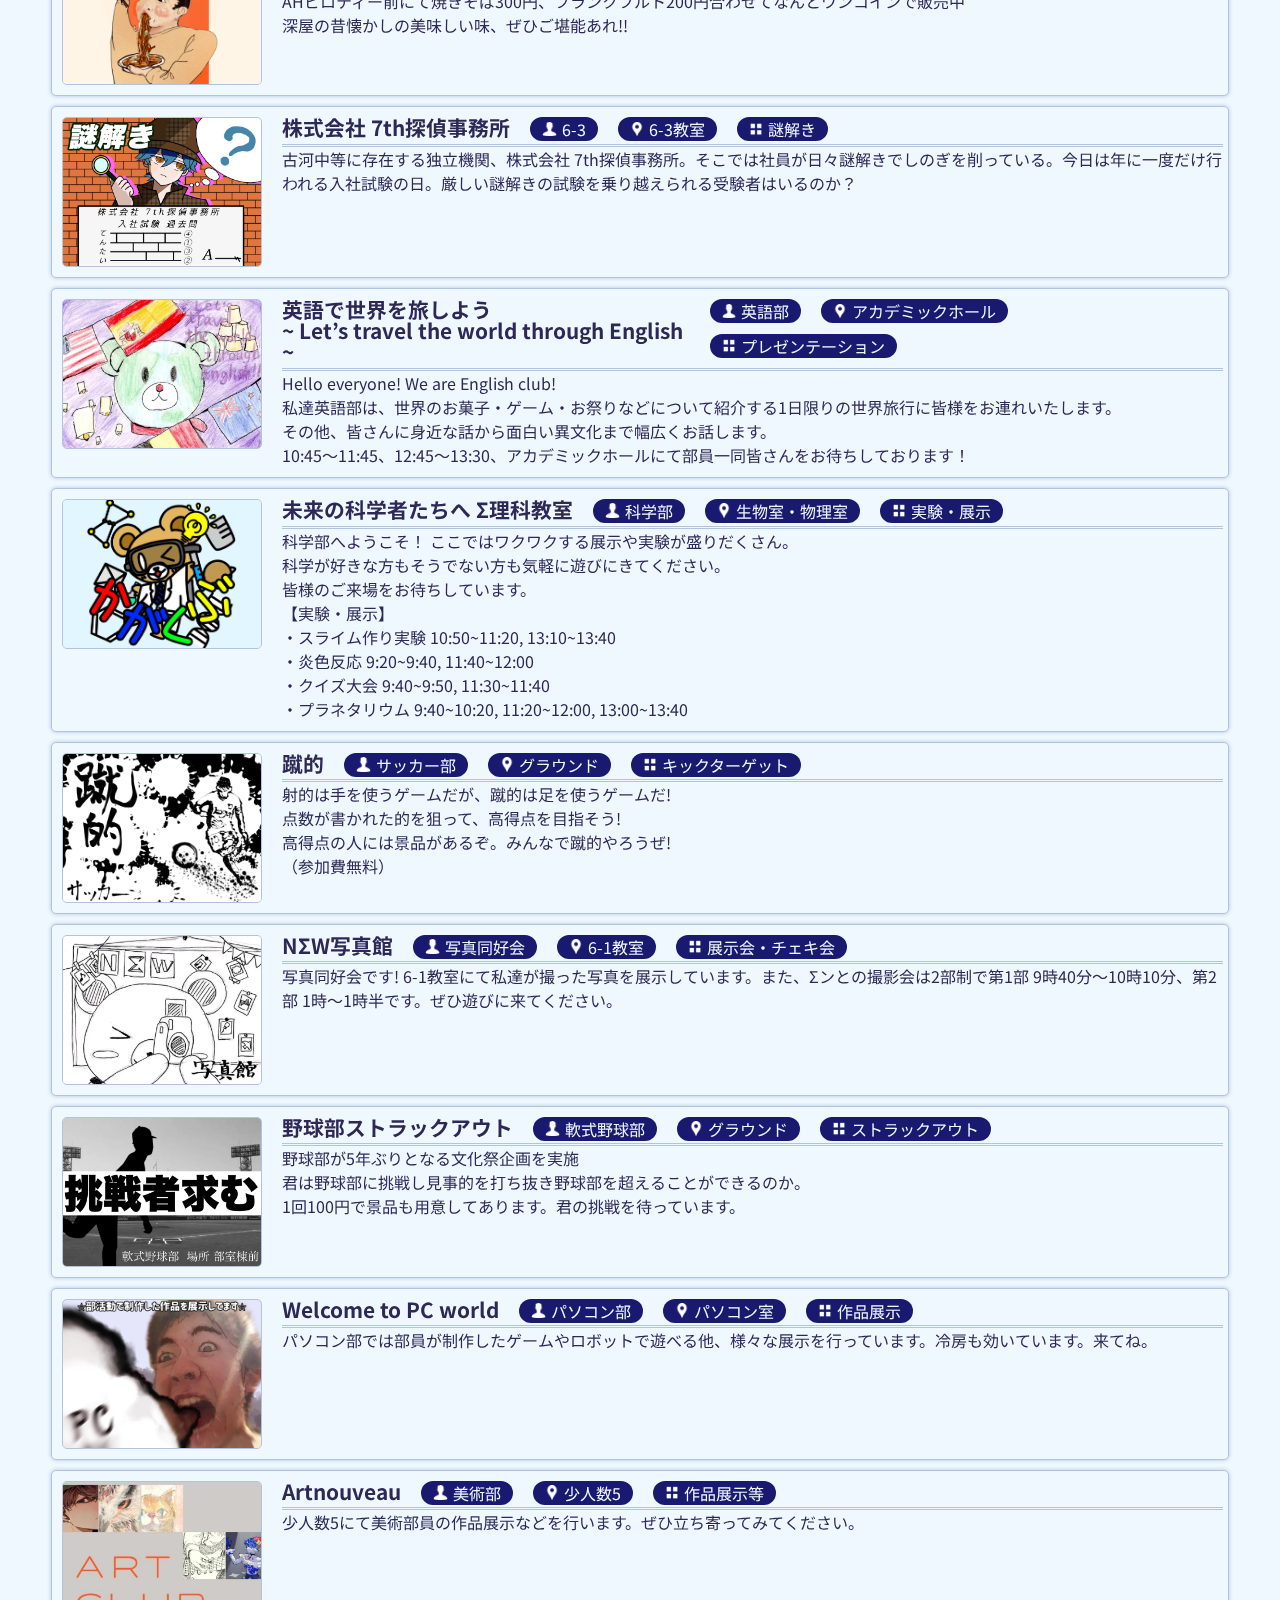
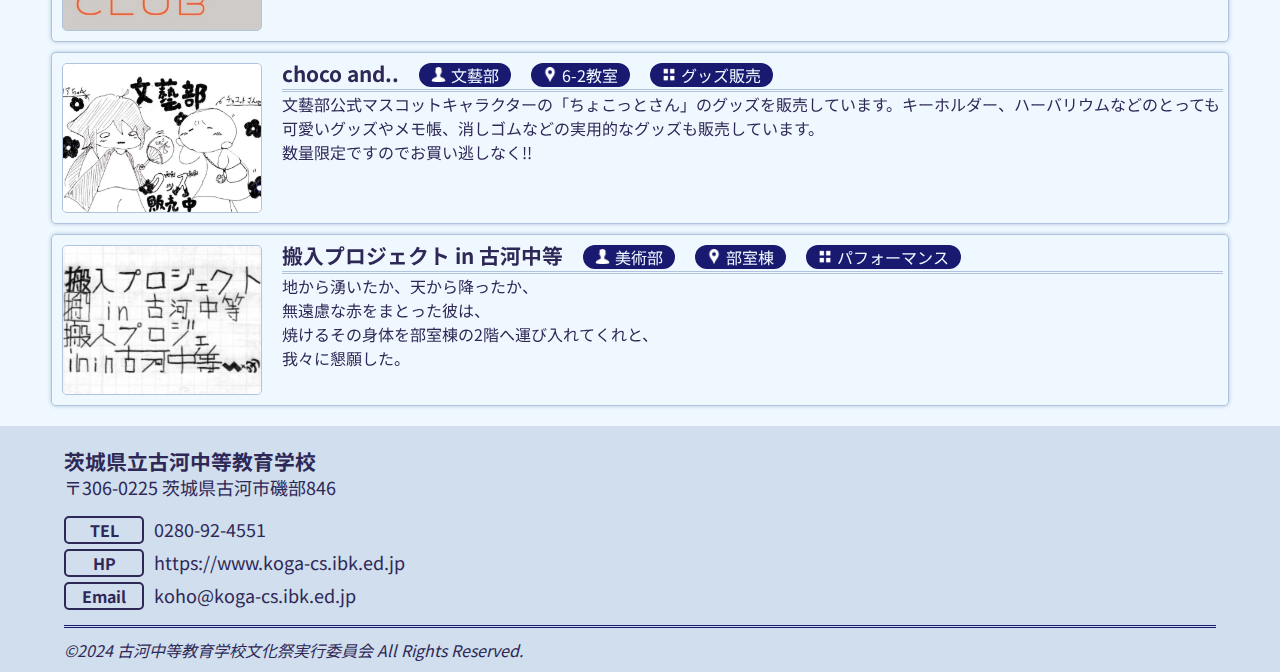
<file: booth.html>
<html>

<head>
    <link rel="stylesheet" href="reset.css" />
    <link rel="stylesheet" href="booth.css" />
    <link rel="icon" href="校章.ico">
    <title>模擬店一覧 | 第8回 けやき祭</title>
    <meta name="description" >
    <meta name="viewport" content="width=device-width">
    <meta name="description" content="第8回けやき祭ホームページ">
    <link rel="preconnect" href="https://fonts.googleapis.com">
    <link rel="preconnect" href="https://fonts.gstatic.com" crossorigin>
    <link href="https://fonts.googleapis.com/css2?family=Noto+Sans+JP:wght@100..900&display=swap" rel="stylesheet">
    <script>
        document.addEventListener("DOMContentLoaded", function () {
            const selectElement = document.querySelector("#booth-select"); // id属性を指定してselect要素を取得する
            const triggerElements = document.querySelectorAll(".booth"); // boothクラスの要素を取得する
    
            selectElement.addEventListener("change", function () {
                const selectedValue = selectElement.value;
                triggerElements.forEach(function (element) {
                    if (selectedValue === "") {
                        element.classList.remove("none");
                    } else {
                        if (element.classList.contains(selectedValue)) {
                            element.classList.remove("none"); // 選択されたオプションに対応する要素を表示
                        } else {
                            element.classList.add("none"); // それ以外の要素を非表示
                        }
                    }
                });
            });
        });
    </script>
</head>
<body>
    <header>
        <div class="keyakiFes">
            <h3>模擬店一覧</h3>
        </div>
        <div class="circle"></div>
    </header>


    <main>
        <h1>模擬店CM</h1>
        <iframe width="560" height="315" src="https://www.youtube.com/embed/B5qs2Z4oPs8?si=wLgUtb66MWnhAqix" title="YouTube video player" frameborder="0" allow="accelerometer; autoplay; clipboard-write; encrypted-media; gyroscope; picture-in-picture; web-share" referrerpolicy="strict-origin-when-cross-origin" allowfullscreen></iframe>

        <div class="serectT">
            <h1>模擬店一覧</h1>
            <div class="flex">
                <p>絞り込み</p>
                <select name="" size="1" id="booth-select">
                    <option value="">すべて</option>
                    <option value="triggerg">一般棟</option>
                    <option value="triggers">特別棟</option>
                    <option value="triggero">屋外</option>
                </select>
            </div>
        </div>
<!-- ------------------------------------------------------------------ -->

 
        <div class="booth triggerg">
            <div class="imageImage"><img src="webp/2-1.webp" alt=""></div>
            <div class="boothInfo">
                <div class="flexP">
                    <h2>テレビスタジオ～2.1ch～</h2>
                    <div class="flex">
                        <p class="tag"><img src="img/man.png" alt="">2-1</p>
                        <p class="tag"><img src="img/mappin.png" alt="">2-1教室</p>
                        <p class="tag"><img src="img/cube.png" alt="">発表＋クイズ</p>
                    </div>
                </div>
                <p>さあ、始まった、2年1組クイズ番組。
                    <br>今回の内容は東京都立博物館、国立科学博物館！
                    <br>「Σ様」、「ゆうきの壁」など複数の番組が時間ごとに開催されているぞ！
                    <br>また、クイズに参加すると、スタンプが集まって景品ゲットのチャンスも。
                    <br>おっと、クイズが始まるな。
                    <br>さあ、ぜひ2の1に来てくれ！
                    </p>
            </div>
        </div>

        <div class="booth triggerg">
            <div class="imageImage"><img src="webp/2-2.webp" alt=""></div>
            <div class="boothInfo">
                <div class="flexP">
                    <h2>真実への五稜星(みちしるべ)</h2>
                    <div class="flex">
                        <p class="tag"><img src="img/man.png" alt="">2-2</p>
                        <p class="tag"><img src="img/mappin.png" alt="">2-2教室</p>
                        <p class="tag"><img src="img/cube.png" alt="">発表＋クロスワード</p>
                    </div>
                </div>
                <p>みなさん、ごきげんよう。今回の2年2組は「なぞとき」がテーマだ！ 盗まれてしまった刀。容疑者は3人。現場に残されたクロスワード。教室で行われる発表を聞き、犯人を導きだせ！
                    <br>正解した人にはプレゼントも…
                    </p>
            </div>
        </div>
        
        <div class="booth triggerg">
            <div class="imageImage"><img src="webp/2-3.webp" alt=""></div>
            <div class="boothInfo">
                <div class="flexP">
                    <h2>あつまれ 2-3の森</h2>
                    <div class="flex">
                        <p class="tag"><img src="img/man.png" alt="">2-3</p>
                        <p class="tag"><img src="img/mappin.png" alt="">2-3教室</p>
                        <p class="tag"><img src="img/cube.png" alt="">発表</p>
                    </div>
                </div>
                <p>みなさ～ん！ 2年3組に1日限りの博物館が開館しますよー！
                    <br>どうも2年3組です！
                    <br>今回私たちは東京都立博物館、国立科学博物館で学んできたことを大人気ゲーム「あつまれどうぶつの森」とからめて発表します！
                    <br>なにやら3つの展が開かれるとか？
                    <br>みなさんの来館をお待ちしております！
                    </p>
            </div>
        </div>

        <div class="booth triggerg">
            <div class="imageImage"><img src="webp/3-1.webp" alt=""></div>
            <div class="boothInfo">
                <div class="flexP">
                    <h2>私立賭けまくり学園</h2>
                    <div class="flex">
                        <p class="tag"><img src="img/man.png" alt="">3-1</p>
                        <p class="tag"><img src="img/mappin.png" alt="">3-1教室</p>
                        <p class="tag"><img src="img/cube.png" alt="">カジノ</p>
                    </div>
                </div>
                <p>ここ私立賭けまくり学園は、賭けによる階級制度によって成り立つーー
                    <br>勝者として薔薇色の学園生活を送るのか？
                    <br>敗者として屈辱に満ちた学園生活をおくるのか？
                    <br>さぁ、貴方の運命にベットしよう。
                    </p>
            </div>
        </div>

        <div class="booth triggerg">
            <div class="imageImage"><img src="webp/3-2.webp" alt=""></div>
            <div class="boothInfo">
                <div class="flexP">
                    <h2>変な教室</h2>
                    <div class="flex">
                        <p class="tag"><img src="img/man.png" alt="">3-2</p>
                        <p class="tag"><img src="img/mappin.png" alt="">3-2教室</p>
                        <p class="tag"><img src="img/cube.png" alt="">間違い探し</p>
                    </div>
                </div>
                <p>映画化もされた大人気小説「変な家」の 3-2教室ver. です。見慣れた教室なのに何かがおかしい… あなたはこの問題がわかりますか？ 3-2でまたお会いしましょう。</p>
            </div>
        </div>

        <div class="booth triggerg">
            <div class="imageImage"><img src="webp/3-3.webp" alt=""></div>
            <div class="boothInfo">
                <div class="flexP">
                    <h2>榧場医院</h2>
                    <div class="flex">
                        <p class="tag"><img src="img/man.png" alt="">3-3</p>
                        <p class="tag"><img src="img/mappin.png" alt="">3-3教室</p>
                        <p class="tag"><img src="img/cube.png" alt="">脱出ゲーム</p>
                    </div>
                </div>
                <p>かつて戦後の古河市には榧場医院が存在した。
                <br>負傷者が多く運ばれてきたが、閉じこめられ、多くの人々が人体実験に使われてしまった。その患者たちが亡霊となり、心霊スポットとして有名になった。榧場医院にぜひいらしてください。</p>
            </div>
        </div>

        <div class="booth triggerg">
            <div class="imageImage"><img src="webp/4-1.webp" alt=""></div>
            <div class="boothInfo">
                <div class="flexP">
                    <h2>絶望四一塞（ゼツボウヨイチサイ）</h2>
                    <div class="flex">
                        <p class="tag"><img src="img/man.png" alt="">4-1</p>
                        <p class="tag"><img src="img/mappin.png" alt="">4-1教室</p>
                        <p class="tag"><img src="img/cube.png" alt="">脱出ゲーム</p>
                    </div>
                </div>
                <p>「みなさま、ごきげんよう。わたくしの名はヨイチです。今から始まるのはいったい何だと思いますか。簡単なゲーム？ それとも理不尽なゲーム？ ここから生きて帰りたければ、我々が仕掛けたゲームをすべて解くしかありませんよ。さぁ、絶望というゲームの始まりだ!!」
                    <br>突如始まるゲーム。君たちは頭脳と肉体を使って様々なゲームをクリアし、ここから脱出することはできるのか!?
                    </p>
            </div>
        </div>

        <div class="booth triggerg">
            <div class="imageImage"><img src="webp/4-2.webp" alt=""></div>
            <div class="boothInfo">
                <div class="flexP">
                    <h2>ゴーストタウン</h2>
                    <div class="flex">
                        <p class="tag"><img src="img/man.png" alt="">4-2</p>
                        <p class="tag"><img src="img/mappin.png" alt="">4-2教室</p>
                        <p class="tag"><img src="img/cube.png" alt="">ホラー・迷路</p>
                    </div>
                </div>
                <p>数年前、住民40名が突如死亡する事故があった。
                    <br>成仏しきれなかった住民たちを救うよう依頼された君たちはお札を手にゴーストタウンに忍び込むことに…
                    <br>君たちは亡霊となった住民たちを救うことができるのか？
                    </p>
            </div>
        </div>
        
        <div class="booth triggers">
            <div class="imageImage"><img src="webp/4-3.webp" alt=""></div>
            <div class="boothInfo">
                <div class="flexP">
                    <h2>せばたクリニック跡</h2>
                    <div class="flex">
                        <p class="tag"><img src="img/man.png" alt="">4-3</p>
                        <p class="tag"><img src="img/mappin.png" alt="">社会科室</p>
                        <p class="tag"><img src="img/cube.png" alt="">お化け屋敷</p>
                    </div>
                </div>
                <p>病院をモチーフにしたお化け屋敷です。
                    <br>突然廃病院となったせばたクリニックで一体なにが起こったのか。ぜひ、自分の目で確かめてみてください。
                    医師・ナース一同みなさんのことをお待ちしています。
                    <br>ミッションあり クリアで景品get
                    <br>一回50円かかります
                    <br>ぜひ来てください!!
                    </p>
            </div>
        </div>

        <div class="booth triggero">
            <div class="imageImage"><img src="webp/5-1.webp" alt=""></div>
            <div class="boothInfo">
                <div class="flexP">
                    <h2>マツドナルド</h2>
                    <div class="flex">
                        <p class="tag"><img src="img/man.png" alt="">5-1</p>
                        <p class="tag"><img src="img/mappin.png" alt="">中庭</p>
                        <p class="tag"><img src="img/cube.png" alt="">ふりふりポテト</p>
                    </div>
                </div>
                <p>期間限定！ 大人も子どもも楽しめる！
                    <br>中庭にてふりふりポテトを1袋300円で販売します。コンソメ味などのさまざまな味の中からお好きな味を選べます。よく振ってお召し上がりください。
                    </p>
            </div>
        </div>

        <div class="booth triggero">
            <div class="imageImage"><img src="webp/5-2.webp" alt=""></div>
            <div class="boothInfo">
                <div class="flexP">
                    <h2>田﨑製菓</h2>
                    <div class="flex">
                        <p class="tag"><img src="img/man.png" alt="">5-2</p>
                        <p class="tag"><img src="img/mappin.png" alt="">中庭</p>
                        <p class="tag"><img src="img/cube.png" alt="">チュロス、ポップコーン</p>
                    </div>
                </div>
                <p>暑くて、人が多い中回って疲れていませんか？ そんな時こそ甘いものでも食べてリフレッシュしませんか。チュロスは1本200円で、3本で500円。ポップコーンは200円です。どこか、テーマパークを彷彿とさせるメニューです。ぜひお越しください。
                </p>
            </div>
        </div>

        <div class="booth triggerg">
            <div class="imageImage"><img src="webp/5-3.webp" alt=""></div>
            <div class="boothInfo">
                <div class="flexP">
                    <h2>クイズ! あなたは5年3組より賢いの?</h2>
                    <div class="flex">
                        <p class="tag"><img src="img/man.png" alt="">5-3</p>
                        <p class="tag"><img src="img/mappin.png" alt="">5-3教室</p>
                        <p class="tag"><img src="img/cube.png" alt="">クイズ大会</p>
                    </div>
                </div>
                <p>約5問の問題が出題されます。正解した数に応じて、景品をプレゼントします。参加費は無料で、毎回違う問題を出題するので、何度来ても楽しめると思います。</p>
            </div>
        </div>

        <div class="booth triggero">
            <div class="imageImage"><img src="webp/6-1.webp" alt=""></div>
            <div class="boothInfo">
                <div class="flexP">
                    <h2>フカサワっフル</h2>
                    <div class="flex">
                        <p class="tag"><img src="img/man.png" alt="">6-1</p>
                        <p class="tag"><img src="img/mappin.png" alt="">中庭</p>
                        <p class="tag"><img src="img/cube.png" alt="">ワッフル</p>
                    </div>
                </div>
                <p>古河中等の先生方の好きな食べもの・飲み物専門店!!
                    <br>・ワッフル（バニラアイス，抹茶，チョコ，メープル）：300円
                    <br>・コーラ，ファンタグレープ，オレンジ100%ジュース，アイスコーヒー，ウィルキンソン：100円
                    </p>
            </div>
        </div>

        <div class="booth triggero">
            <div class="imageImage"><img src="webp/6-2.webp" alt=""></div>
            <div class="boothInfo">
                <div class="flexP">
                    <h2>深屋</h2>
                    <div class="flex">
                        <p class="tag"><img src="img/man.png" alt="">6-2</p>
                        <p class="tag"><img src="img/mappin.png" alt="">アカデミックホールピロティー前</p>
                        <p class="tag"><img src="img/cube.png" alt="">やきそば・フランクフルト</p>
                    </div>
                </div>
                <p>6-2深谷先生の "深屋" が満を持して開店!!
                    <br>AHピロティー前にて焼きそば300円、フランクフルト200円合わせてなんとワンコインで販売中
                    <br>深屋の昔懐かしの美味しい味、ぜひご堪能あれ!!
                    </p>
            </div>
        </div>
        
        <div class="booth triggerg">
            <div class="imageImage"><img src="webp/6-3.webp" alt=""></div>
            <div class="boothInfo">
                <div class="flexP">
                    <h2>株式会社 7th探偵事務所</h2>
                    <div class="flex">
                        <p class="tag"><img src="img/man.png" alt="">6-3</p>
                        <p class="tag"><img src="img/mappin.png" alt="">6-3教室</p>
                        <p class="tag"><img src="img/cube.png" alt="">謎解き</p>
                    </div>
                </div>
                <p>古河中等に存在する独立機関、株式会社 7th探偵事務所。そこでは社員が日々謎解きでしのぎを削っている。今日は年に一度だけ行われる入社試験の日。厳しい謎解きの試験を乗り越えられる受験者はいるのか？</p>
            </div>
        </div>

        <div class="booth triggers">
            <div class="imageImage"><img src="webp/英語部.webp" alt=""></div>
            <div class="boothInfo">
                <div class="flexP">
                    <h2>英語で世界を旅しよう<br>~ Let’s travel the world through English ~</h2>
                    <div class="flex">
                        <p class="tag"><img src="img/man.png" alt="">英語部</p>
                        <p class="tag"><img src="img/mappin.png" alt="">アカデミックホール</p>
                        <p class="tag"><img src="img/cube.png" alt="">プレゼンテーション</p>
                    </div>
                </div>
                <p>Hello everyone! We are English club!
                    <br>私達英語部は、世界のお菓子・ゲーム・お祭りなどについて紹介する1日限りの世界旅行に皆様をお連れいたします。
                    <br>その他、皆さんに身近な話から面白い異文化まで幅広くお話します。
                    <br>10:45〜11:45、12:45〜13:30、アカデミックホールにて部員一同皆さんをお待ちしております！
                    </p>
            </div>
        </div>
        <div class="booth triggers">
            <div class="imageImage"><img src="webp/科学部.webp" alt=""></div>
            <div class="boothInfo">
                <div class="flexP">
                    <h2>未来の科学者たちへ Σ理科教室</h2>
                    <div class="flex">
                        <p class="tag"><img src="img/man.png" alt="">科学部</p>
                        <p class="tag"><img src="img/mappin.png" alt="">生物室・物理室</p>
                        <p class="tag"><img src="img/cube.png" alt="">実験・展示</p>
                    </div>
                </div>
                <p>科学部へようこそ！ ここではワクワクする展示や実験が盛りだくさん。
                    <br>科学が好きな方もそうでない方も気軽に遊びにきてください。
                    <br>皆様のご来場をお待ちしています。
                    <br>【実験・展示】
                    <br>・スライム作り実験 10:50~11:20, 13:10~13:40
                    <br>・炎色反応 9:20~9:40, 11:40~12:00
                    <br>・クイズ大会 9:40~9:50, 11:30~11:40
                    <br>・プラネタリウム 9:40~10:20, 11:20~12:00, 13:00~13:40
                    </p>
            </div>
        </div>
        <div class="booth triggero">
            <div class="imageImage"><img src="webp/サッカー部.webp" alt=""></div>
            <div class="boothInfo">
                <div class="flexP">
                    <h2>蹴的</h2>
                    <div class="flex">
                        <p class="tag"><img src="img/man.png" alt="">サッカー部</p>
                        <p class="tag"><img src="img/mappin.png" alt="">グラウンド</p>
                        <p class="tag"><img src="img/cube.png" alt="">キックターゲット</p>
                    </div>
                </div>
                <p>射的は手を使うゲームだが、蹴的は足を使うゲームだ!
                    <br>点数が書かれた的を狙って、高得点を目指そう!
                    <br>高得点の人には景品があるぞ。みんなで蹴的やろうぜ!
                    <br>（参加費無料）
                    </p>
            </div>
        </div>
        <div class="booth triggerg">
            <div class="imageImage"><img src="webp/写真同好会.webp" alt=""></div>
            <div class="boothInfo">
                <div class="flexP">
                    <h2>NΣW写真館</h2>
                    <div class="flex">
                        <p class="tag"><img src="img/man.png" alt="">写真同好会</p>
                        <p class="tag"><img src="img/mappin.png" alt="">6-1教室</p>
                        <p class="tag"><img src="img/cube.png" alt="">展示会・チェキ会</p>
                    </div>
                </div>
                <p>写真同好会です! 6-1教室にて私達が撮った写真を展示しています。また、Σンとの撮影会は2部制で第1部 9時40分〜10時10分、第2部 1時〜1時半です。ぜひ遊びに来てください。
                    </p>
            </div>
        </div>
        <div class="booth triggero">
            <div class="imageImage"><img src="webp/野球部.webp" alt=""></div>
            <div class="boothInfo">
                <div class="flexP">
                    <h2>野球部ストラックアウト</h2>
                    <div class="flex">
                        <p class="tag"><img src="img/man.png" alt="">軟式野球部</p>
                        <p class="tag"><img src="img/mappin.png" alt="">グラウンド</p>
                        <p class="tag"><img src="img/cube.png" alt="">ストラックアウト</p>
                    </div>
                </div>
                <p>野球部が5年ぶりとなる文化祭企画を実施
                    <br>君は野球部に挑戦し見事的を打ち抜き野球部を超えることができるのか。
                    <br>1回100円で景品も用意してあります。君の挑戦を待っています。 
                    </p>
            </div>
        </div>
        <div class="booth triggers">
            <div class="imageImage"><img src="webp/pc.webp" alt=""></div>
            <div class="boothInfo">
                <div class="flexP">
                    <h2>Welcome to PC world</h2>
                    <div class="flex">
                        <p class="tag"><img src="img/man.png" alt="">パソコン部</p>
                        <p class="tag"><img src="img/mappin.png" alt="">パソコン室</p>
                        <p class="tag"><img src="img/cube.png" alt="">作品展示</p>
                    </div>
                </div>
                <p>パソコン部では部員が制作したゲームやロボットで遊べる他、様々な展示を行っています。冷房も効いています。来てね。</p>
            </div>
        </div>
        <div class="booth triggerg">
            <div class="imageImage"><img src="webp/美術部.webp" alt=""></div>
            <div class="boothInfo">
                <div class="flexP">
                    <h2>Artnouveau</h2>
                    <div class="flex">
                        <p class="tag"><img src="img/man.png" alt="">美術部</p>
                        <p class="tag"><img src="img/mappin.png" alt="">少人数5</p>
                        <p class="tag"><img src="img/cube.png" alt="">作品展示等</p>
                    </div>
                </div>
                <p>少人数5にて美術部員の作品展示などを行います。ぜひ立ち寄ってみてください。</p>
            </div>
        </div>
        <div class="booth triggerg">
            <div class="imageImage"><img src="webp/文藝部.webp" alt=""></div>
            <div class="boothInfo">
                <div class="flexP">
                    <h2>choco and..</h2>
                    <div class="flex">
                        <p class="tag"><img src="img/man.png" alt="">文藝部</p>
                        <p class="tag"><img src="img/mappin.png" alt="">6-2教室</p>
                        <p class="tag"><img src="img/cube.png" alt="">グッズ販売</p>
                    </div>
                </div>
                <p>文藝部公式マスコットキャラクターの「ちょこっとさん」のグッズを販売しています。キーホルダー、ハーバリウムなどのとっても可愛いグッズやメモ帳、消しゴムなどの実用的なグッズも販売しています。
                    <br>数量限定ですのでお買い逃しなく!!
                    </p>
            </div>
        </div>
        <div class="booth triggero">
            <div class="imageImage"><img src="webp/搬入プロジェクト.webp" alt=""></div>
            <div class="boothInfo">
                <div class="flexP">
                    <h2>搬入プロジェクト in 古河中等</h2>
                    <div class="flex">
                        <p class="tag"><img src="img/man.png" alt="">美術部</p>
                        <p class="tag"><img src="img/mappin.png" alt="">部室棟</p>
                        <p class="tag"><img src="img/cube.png" alt="">パフォーマンス</p>
                    </div>
                </div>
                <p>地から湧いたか、天から降ったか、
                    <br>無遠慮な赤をまとった彼は、
                    <br>焼けるその身体を部室棟の2階へ運び入れてくれと、
                    <br>我々に懇願した。                    
                    </p>
            </div>
        </div>

  
<!-- ------------------------------------------------------------------ -->
    </main>
    <aside>
        <div class="pc">
            <div>
                <a href="index.html"><img src="img/home.png" alt=""><p>ホーム</p></a>
                <a href="booth.html"><img src="img/shop.png" alt=""><p>模擬店一覧</p></a>
                <a href="timeTable.html"><img src="img/schedule.png" alt=""><p>タイムテーブル</p></a>
                <a href="map.html"><img src="img/mappinB.png" alt=""><p>校内マップ</p></a>
                <a href="notice.html"><img src="img/notice.png" alt=""><p>お知らせ</p></a>
            </div>
        </div>
        <button id="button" class="button"><p>≡</p></button>
        <div id="aside" class="phone none">
            <div>
                <h2>けやき祭</h2>
                <p><a href="index.html">ホーム</a></p>
                <p><a href="booth.html">模擬店一覧</a></p>
                <p><a href="timeTable.html">タイムテーブル</a></p>
                <p><a href="map.html">校内マップ</a></p>
                <p><a href="notice.html">お知らせ</a></p>
                <br>
                <p><a href="book.html">事前登録</a></p>
                <p><a href="access.html">アクセス</a></p>
            </div>
        </div>
    </aside>
    <footer>
        <div class="school">
            <h2>茨城県立古河中等教育学校</h2>
            <p>〒306-0225 茨城県古河市磯部846</p>
        </div>
        <div class="flex"><div class="tagF"><h3>TEL</h3></div>
        <a href="tel:0280-92-4551"><p>0280-92-4551</p></a></div>
        <div class="flex"><div class="tagF"><h3>HP</h3></div>
        <a href="https://www.koga-cs.ibk.ed.jp"><p>https://www.koga-cs.ibk.ed.jp</p></a></div>
        <div class="flex"><div class="tagF"><h3>Email</h3></div>
        <a href="mailto:koho@koga-cs.ibk.ed.jp"><p>koho@koga-cs.ibk.ed.jp</p></a></div>
        <address>
            <p>&copy;2024 古河中等教育学校文化祭実行委員会 All Rights Reserved.</p>
        </address>
    </footer>

    <script type="text/javascript" src="aside.js"></script>
</body>


</html>
</file>
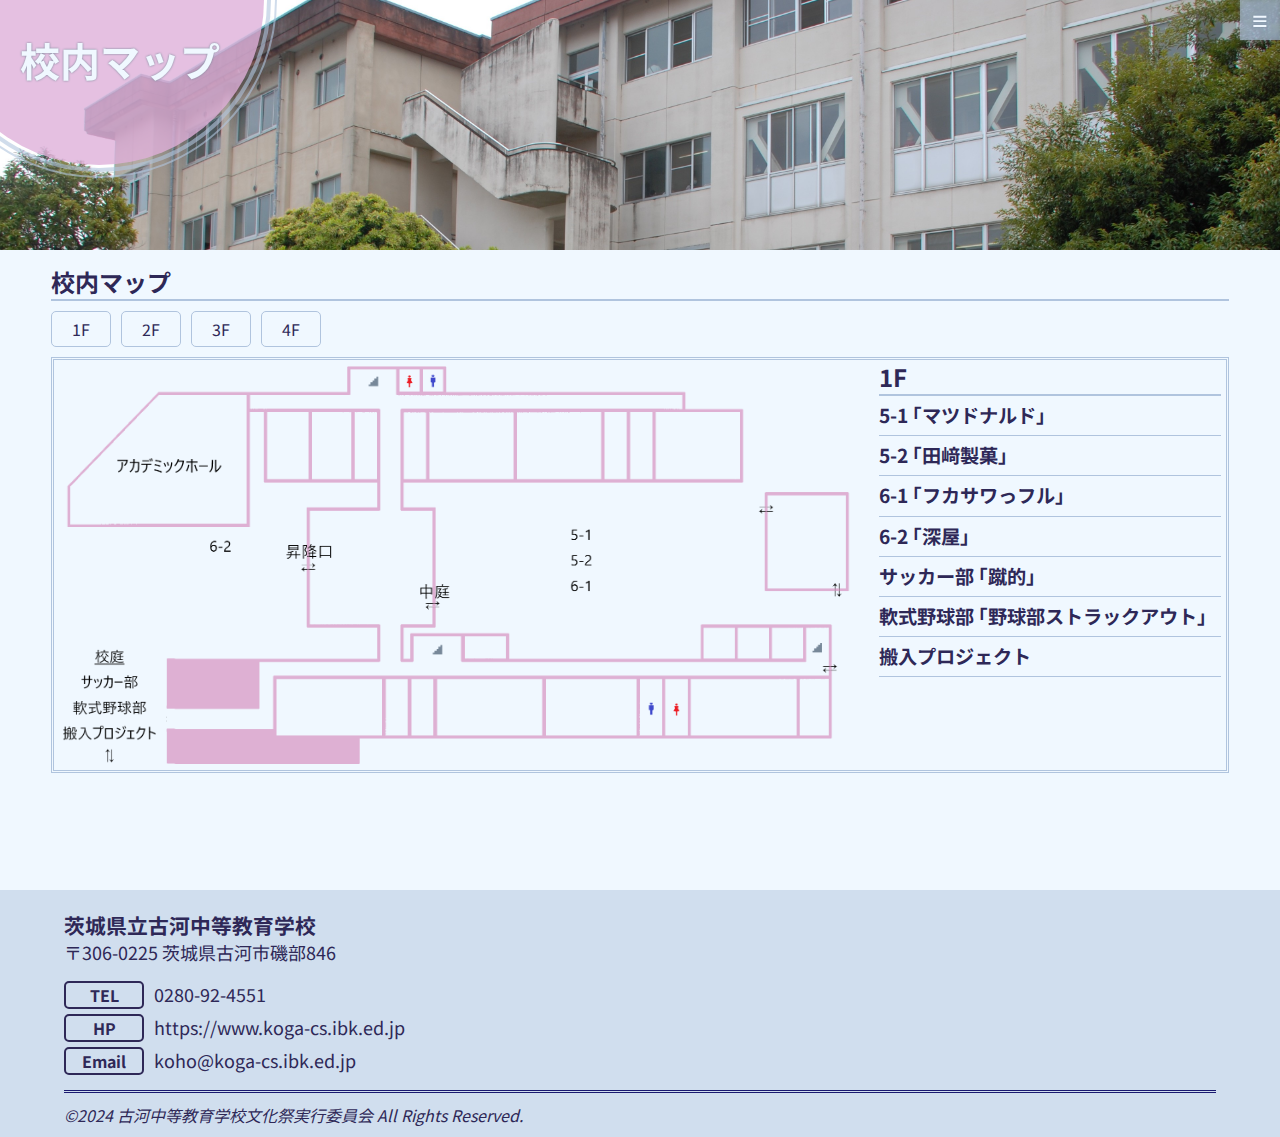
<file: map.html>
<html>

<head>
    <link rel="stylesheet" href="reset.css" />
    <link rel="stylesheet" href="map.css" />
    <link rel="icon" href="校章.ico">
    <title>校内マップ | 第8回 けやき祭</title>
    <meta name="description" >
    <meta name="viewport" content="width=device-width">
    <meta name="description" content="第8回けやき祭ホームページ">
    <link rel="preconnect" href="https://fonts.googleapis.com">
    <link rel="preconnect" href="https://fonts.gstatic.com" crossorigin>
    <link href="https://fonts.googleapis.com/css2?family=Noto+Sans+JP:wght@100..900&display=swap" rel="stylesheet">
</head>
<body>
    <header>
        <div class="keyakiFes">
            <h3>校内マップ</h3>
        </div>
        <div class="circle"></div>
    </header>


    <main>
        <h1>校内マップ</h1>

        <nav>
            <a href="#" class="floorLink" data-target="floor1"><li>1F</li></a>
            <a href="#" class="floorLink" data-target="floor2"><li>2F</li></a>
            <a href="#" class="floorLink" data-target="floor3"><li>3F</li></a>
            <a href="#" class="floorLink" data-target="floor4"><li>4F</li></a>
        </nav>

<!-- ------------------------------------------------------------------ -->
        <div class="floor floor1">
            <div class="floorMap">
                <div class="mapImg"><img src="img/1Fc.png" alt=""></div>
                <div class="mapInfo">
                    <div class="mapText">
                        <h1>1F</h1>
                        <div><h3>5-1 ｢マツドナルド｣</h3></div>
                        <div><h3>5-2 ｢田﨑製菓｣</h3></div>
                        <div><h3>6-1 ｢フカサワっフル｣</h3></div>
                        <div><h3>6-2 ｢深屋｣</h3></div>
                        <div><h3>サッカー部 ｢蹴的｣</h3></div>
                        <div><h3>軟式野球部 ｢野球部ストラックアウト｣</h3></div>
                        <div><h3>搬入プロジェクト</h3></div>

                    </div>
    
                </div>
            </div>
        </div>
        
        <div class="floor floor2 none">
            <div class="floorMap">
                <div class="mapImg"><img src="img/2Fc.png" alt=""></div>
                <div class="mapInfo">
                    <div class="mapText">
                        <h1>2F</h1>
                        <div><h3>実行委員本部</h3></div>
                        <div><h3>4-3 ｢せばたクリニック跡｣</h3></div>
                        <div><h3>5-3 ｢クイズ！あなたは5年3組より賢いの？｣</h3></div>
                        <div><h3>6-3 ｢株式会社 7th探偵事務所｣</h3></div>
                        <div><h3>科学部 ｢未来の科学者たちへ Σ理科教室｣</h3></div>
                        <div><h3>写真同好会 ｢NΣW写真館｣</h3></div>
                        <div><h3>パソコン部 ｢Welcome to PC world｣</h3></div>
                        <div><h3>美術部 ｢Artnouveau｣</h3></div>
                        <div><h3>文藝部 ｢choco and..｣</h3></div>
                    </div>
    
                </div>
            </div>
        </div>

        <div class="floor floor3 none">
            <div class="floorMap">
                <div class="mapImg"><img src="img/3Fb.png" alt=""></div>
                <div class="mapInfo">
                    <div class="mapText">
                        <h1>3F</h1>
                        <div><h3>3-1 ｢私立賭けまくり学園｣</h3></div>
                        <div><h3>3-2 ｢変な教室｣</h3></div>
                        <div><h3>3-3 ｢榧場医院｣</h3></div>
                        <div><h3>4-1 ｢絶望四一塞（ゼツボウヨイチサイ）｣</h3></div>
                        <div><h3>4-2 ｢ゴーストタウン｣</h3></div>
                    </div>
    
                </div>
            </div>
        </div>

        <div class="floor floor4 none">
            <div class="floorMap">
                <div class="mapImg"><img src="img/4Fc.png" alt=""></div>
                <div class="mapInfo">
                    <div class="mapText">
                        <h1>4F</h1>
                        <div><h3>小学生企画</h3></div>
                        <div><h3>一年次発表</h3></div>
                        <div><h3>2-1 ｢テレビスタジオ～2.1ch～｣</h3></div>
                        <div><h3>2-2 ｢真実への五稜星(みちしるべ)｣</h3></div>
                        <div><h3>2-3 ｢あつまれ 2-3の森｣</h3></div>
                    </div>
    
                </div>
            </div>
        </div>
<!-- ------------------------------------------------------------------ -->  
        
    </main>
    <aside>
        <div class="pc">
            <div>
                <a href="index.html"><img src="img/home.png" alt=""><p>ホーム</p></a>
                <a href="booth.html"><img src="img/shop.png" alt=""><p>模擬店一覧</p></a>
                <a href="timeTable.html"><img src="img/schedule.png" alt=""><p>タイムテーブル</p></a>
                <a href="map.html"><img src="img/mappinB.png" alt=""><p>校内マップ</p></a>
                <a href="notice.html"><img src="img/notice.png" alt=""><p>お知らせ</p></a>
            </div>
        </div>
        <button id="button" class="button"><p>≡</p></button>
        <div id="aside" class="phone none">
            <div>
                <h2>けやき祭</h2>
                <p><a href="index.html">ホーム</a></p>
                <p><a href="booth.html">模擬店一覧</a></p>
                <p><a href="timeTable.html">タイムテーブル</a></p>
                <p><a href="map.html">校内マップ</a></p>
                <p><a href="notice.html">お知らせ</a></p>
                <br>
                <p><a href="book.html">事前登録</a></p>
                <p><a href="access.html">アクセス</a></p>
            </div>
        </div>
    </aside>
    <footer>
        <div class="school">
            <h2>茨城県立古河中等教育学校</h2>
            <p>〒306-0225 茨城県古河市磯部846</p>
        </div>
        <div class="flex"><div class="tagF"><h3>TEL</h3></div>
        <a href="tel:0280-92-4551"><p>0280-92-4551</p></a></div>
        <div class="flex"><div class="tagF"><h3>HP</h3></div>
        <a href="https://www.koga-cs.ibk.ed.jp"><p>https://www.koga-cs.ibk.ed.jp</p></a></div>
        <div class="flex"><div class="tagF"><h3>Email</h3></div>
        <a href="mailto:koho@koga-cs.ibk.ed.jp"><p>koho@koga-cs.ibk.ed.jp</p></a></div>
        <address>
            <p>&copy;2024 古河中等教育学校文化祭実行委員会 All Rights Reserved.</p>
        </address>
    </footer>

    <script type="text/javascript" src="aside.js"></script>
    <script type="text/javascript" src="map.js"></script>
</body>


</html>
</file>
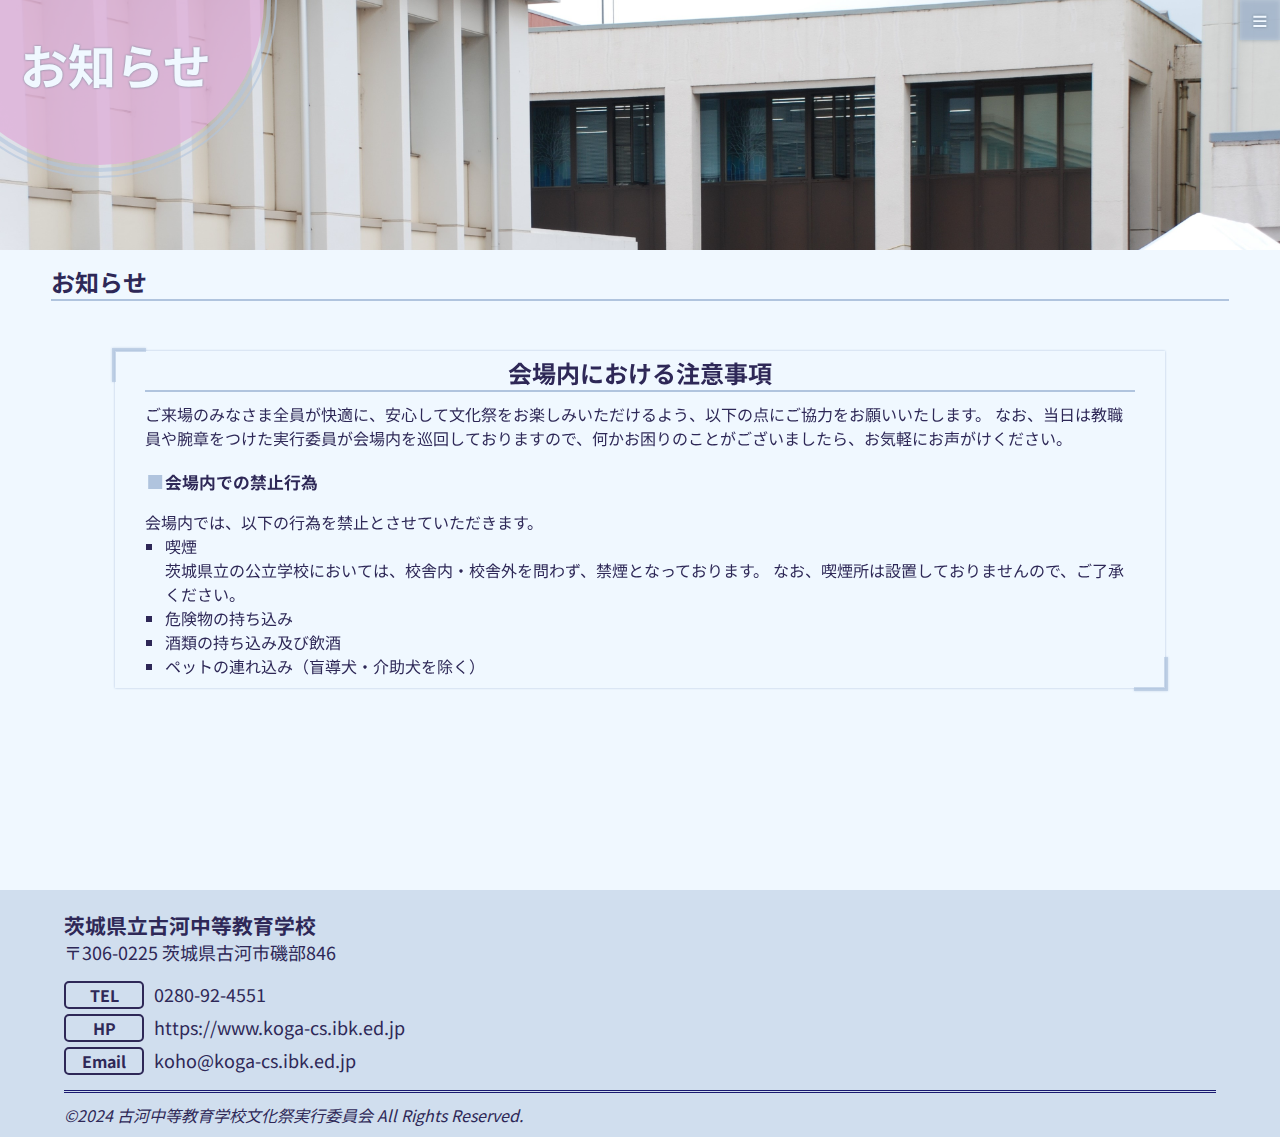
<file: notice.html>
<html>

<head>
    <link rel="stylesheet" href="reset.css" />
    <link rel="stylesheet" href="notice.css" />
    <link rel="icon" href="校章.ico">
    <title>お知らせ | 第8回 けやき祭</title>
    <meta name="viewport" content="width=device-width">
    <meta name="description" content="古河中等教育学校の文化祭「けやき祭」の公式webサイトです">
    <meta name="keywords" content="けやき祭,古河中等,文化祭,2024" />
    <link rel="preconnect" href="https://fonts.googleapis.com">
    <link rel="preconnect" href="https://fonts.gstatic.com" crossorigin>
    <link href="https://fonts.googleapis.com/css2?family=Noto+Sans+JP:wght@100..900&display=swap" rel="stylesheet">
</head>
<body>
    <header>
        <div class="keyakiFes">
            <h2>お知らせ</h2>
        </div>
        <div class="circle"></div>
    </header>


    <main>
        <h1>お知らせ</h1>
        <div id="n1" class="text">
            <div><h1>会場内における注意事項</h1></div>
            <p>ご来場のみなさま全員が快適に、安心して文化祭をお楽しみいただけるよう、以下の点にご協力をお願いいたします。
                なお、当日は教職員や腕章をつけた実行委員が会場内を巡回しておりますので、何かお困りのことがございましたら、お気軽にお声がけください。</p>
            <br><h5>会場内での禁止行為</h5>
            <p>会場内では、以下の行為を禁止とさせていただきます。</p>
            <ul>
                <li>喫煙<br>茨城県立の公立学校においては、校舎内・校舎外を問わず、禁煙となっております。
                    なお、喫煙所は設置しておりませんので、ご了承ください。</li>
                    <li>危険物の持ち込み</li>
                    <li>酒類の持ち込み及び飲酒</li>
                    <li>ペットの連れ込み（盲導犬・介助犬を除く）</li>
            </ul>
        </div>
    </main>
    <aside>
        <div class="pc">
            <div>
                <a href="index.html"><img src="img/home.png" alt=""><p>ホーム</p></a>
                <a href="booth.html"><img src="img/shop.png" alt=""><p>模擬店一覧</p></a>
                <a href="timeTable.html"><img src="img/schedule.png" alt=""><p>タイムテーブル</p></a>
                <a href="map.html"><img src="img/mappinB.png" alt=""><p>校内マップ</p></a>
                <a href="notice.html"><img src="img/notice.png" alt=""><p>お知らせ</p></a>
            </div>
        </div>
        <button id="button" class="button"><p>≡</p></button>
        <div id="aside" class="phone none">
            <div>
                <h2>けやき祭</h2>
                <p><a href="index.html">ホーム</a></p>
                <p><a href="booth.html">模擬店一覧</a></p>
                <p><a href="timeTable.html">タイムテーブル</a></p>
                <p><a href="map.html">校内マップ</a></p>
                <p><a href="notice.html">お知らせ</a></p>
                <br>
                <p><a href="book.html">事前登録</a></p>
                <p><a href="access.html">アクセス</a></p>
            </div>
        </div>
    </aside>
    <footer>
        <div class="school">
            <h2>茨城県立古河中等教育学校</h2>
            <p>〒306-0225 茨城県古河市磯部846</p>
        </div>
        <div class="flex"><div class="tagF"><h3>TEL</h3></div>
        <a href="tel:0280-92-4551"><p>0280-92-4551</p></a></div>
        <div class="flex"><div class="tagF"><h3>HP</h3></div>
        <a href="https://www.koga-cs.ibk.ed.jp"><p>https://www.koga-cs.ibk.ed.jp</p></a></div>
        <div class="flex"><div class="tagF"><h3>Email</h3></div>
        <a href="mailto:koho@koga-cs.ibk.ed.jp"><p>koho@koga-cs.ibk.ed.jp</p></a></div>
        <address>
            <p>&copy;2024 古河中等教育学校文化祭実行委員会 All Rights Reserved.</p>
        </address>
    </footer>

    <script type="text/javascript" src="aside.js"></script>
</body>


</html>
</file>
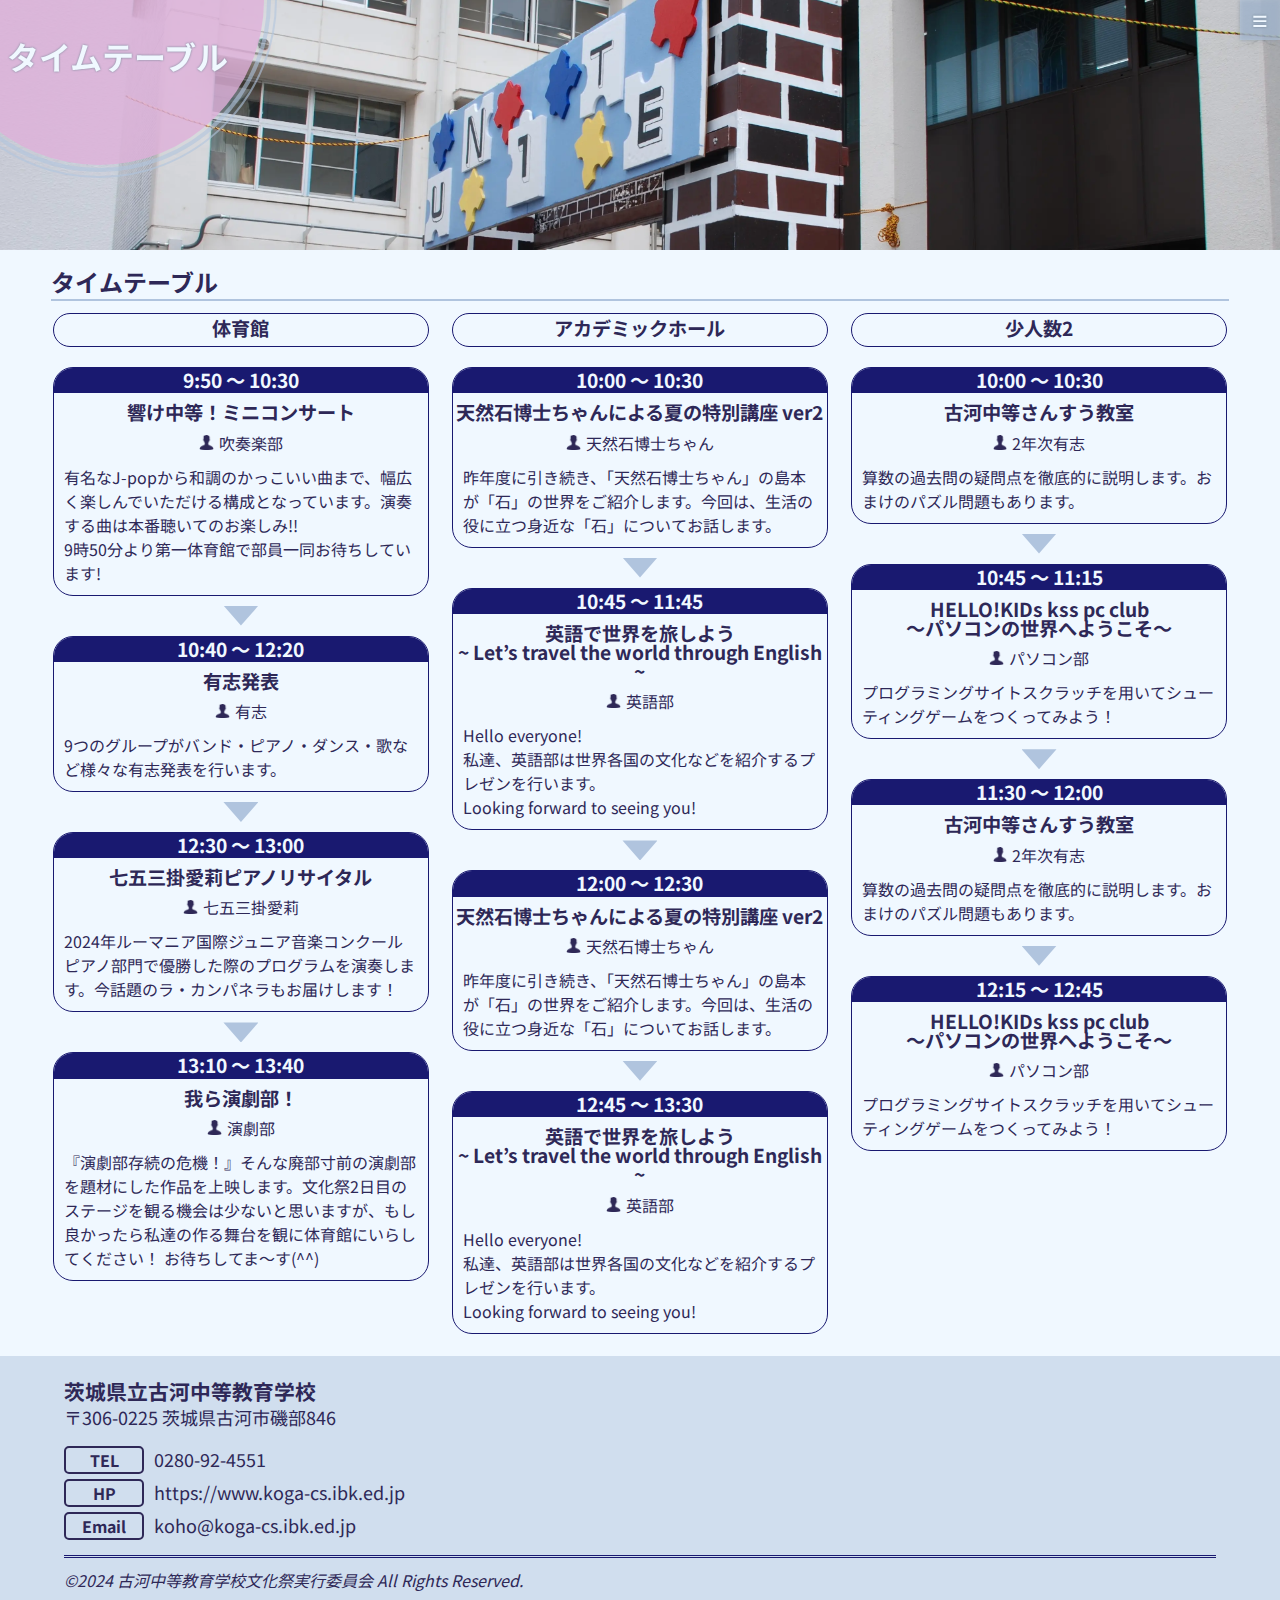
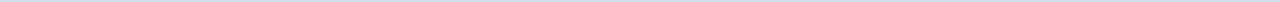
<file: timeTable.html>
<html>

<head>
    <link rel="stylesheet" href="reset.css" />
    <link rel="stylesheet" href="timeTable.css" />
    <link rel="icon" href="校章.ico">
    <title>タイムテーブル | 第8回 けやき祭</title>
    <meta name="description" >
    <meta name="viewport" content="width=device-width">
    <meta name="description" content="第8回けやき祭ホームページ">
    <link rel="preconnect" href="https://fonts.googleapis.com">
    <link rel="preconnect" href="https://fonts.gstatic.com" crossorigin>
    <link href="https://fonts.googleapis.com/css2?family=Noto+Sans+JP:wght@100..900&display=swap" rel="stylesheet">
</head>
<body>
    <header>
        <div class="keyakiFes">
            <h3>タイムテーブル</h3>
        </div>
        <div class="circle"></div>
    </header>


    <main>
        

        <h1>タイムテーブル</h1>
        <div class="guide"><p>≪ タイムテーブルは横スクロールできます ≫</p></div>
        <div class="scroll">
            <div class="timeTable">
                <div class="gym">
                    <div class="at"><h3>体育館</h3></div>
                    <div class="event"><h4>9:50 ～ 10:30</h4><h3>響け中等！ミニコンサート</h3>
                        <p class="by"><img src="img/manB.png" alt="">吹奏楽部</p>
                        <p class="t">有名なJ-popから和調のかっこいい曲まで、幅広く楽しんでいただける構成となっています。演奏する曲は本番聴いてのお楽しみ!!
                            <br>9時50分より第一体育館で部員一同お待ちしています!</p></div>
                    <div class="triBottom"></div>
                    <div class="event"><h4>10:40 ～ 12:20</h4><h3>有志発表</h3>
                        <p class="by"><img src="img/manB.png" alt="">有志</p>
                        <p class="t">9つのグループがバンド・ピアノ・ダンス・歌など様々な有志発表を行います。</p></div>
                    <div class="triBottom"></div>
                    <div class="event"><h4>12:30 ～ 13:00</h4><h3>七五三掛愛莉ピアノリサイタル</h3>
                        <p class="by"><img src="img/manB.png" alt="">七五三掛愛莉</p>
                        <p class="t">2024年ルーマニア国際ジュニア音楽コンクールピアノ部門で優勝した際のプログラムを演奏します。今話題のラ・カンパネラもお届けします！</p></div>
                    <div class="triBottom"></div>
                    <div class="event"><h4>13:10 ～ 13:40</h4><h3>我ら演劇部！</h3>
                        <p class="by"><img src="img/manB.png" alt="">演劇部</p>
                        <p class="t">『演劇部存続の危機！』そんな廃部寸前の演劇部を題材にした作品を上映します。文化祭2日目のステージを観る機会は少ないと思いますが、もし良かったら私達の作る舞台を観に体育館にいらしてください！ お待ちしてま～す(^^)</p></div>
                </div>
                <div class="ah1">
                    <div class="at"><h3>アカデミックホール</h3></div>
                    <div class="event"><h4>10:00 ～ 10:30</h4><h3>天然石博士ちゃんによる夏の特別講座 ver2</h3>
                        <p class="by"><img src="img/manB.png" alt="">天然石博士ちゃん</p>
                        <p class="t">昨年度に引き続き、「天然石博士ちゃん」の島本が「石」の世界をご紹介します。今回は、生活の役に立つ身近な「石」についてお話します。</p></div>
                    <div class="triBottom"></div>
                    <div class="event"><h4>10:45 ～ 11:45</h4><h3>英語で世界を旅しよう<br>~ Let’s travel the world through English ~</h3>
                        <p class="by"><img src="img/manB.png" alt="">英語部</p>
                        <p class="t">Hello everyone!
                            <br>私達、英語部は世界各国の文化などを紹介するプレゼンを行います。
                            <br>Looking forward to seeing you!
                            </p></div>
                    <div class="triBottom"></div>
                    <div class="event"><h4>12:00 ～ 12:30</h4><h3>天然石博士ちゃんによる夏の特別講座 ver2</h3>
                        <p class="by"><img src="img/manB.png" alt="">天然石博士ちゃん</p>
                        <p class="t">昨年度に引き続き、「天然石博士ちゃん」の島本が「石」の世界をご紹介します。今回は、生活の役に立つ身近な「石」についてお話します。</p></div>
                    <div class="triBottom"></div>
                    <div class="event"><h4>12:45 ～ 13:30</h4><h3>英語で世界を旅しよう<br>~ Let’s travel the world through English ~</h3>
                        <p class="by"><img src="img/manB.png" alt="">英語部</p>
                        <p class="t">Hello everyone!
                            <br>私達、英語部は世界各国の文化などを紹介するプレゼンを行います。
                            <br>Looking forward to seeing you!                            
                            </p></div>
                </div>
                <div class="ah2">
                    <div class="at"><h3>少人数2</h3></div>
                    <div class="event"><h4>10:00 ～ 10:30</h4><h3>古河中等さんすう教室</h3>
                        <p class="by"><img src="img/manB.png" alt="">2年次有志</p>
                        <p class="t">算数の過去問の疑問点を徹底的に説明します。おまけのパズル問題もあります。</p></div>
                    <div class="triBottom"></div>
                    <div class="event"><h4>10:45 ～ 11:15</h4><h3>HELLO!KIDs kss pc club<br>～パソコンの世界へようこそ～</h3>
                        <p class="by"><img src="img/manB.png" alt="">パソコン部</p>
                        <p class="t">プログラミングサイトスクラッチを用いてシューティングゲームをつくってみよう！</p></div>
                     <div class="triBottom"></div>
                    <div class="event"><h4>11:30 ～ 12:00</h4><h3>古河中等さんすう教室</h3>
                        <p class="by"><img src="img/manB.png" alt="">2年次有志</p>
                        <p class="t">算数の過去問の疑問点を徹底的に説明します。おまけのパズル問題もあります。</p></div>
                    <div class="triBottom"></div>
                    <div class="event"><h4>12:15 ～ 12:45</h4><h3>HELLO!KIDs kss pc club<br>～パソコンの世界へようこそ～</h3>
                        <p class="by"><img src="img/manB.png" alt="">パソコン部</p>
                        <p class="t">プログラミングサイトスクラッチを用いてシューティングゲームをつくってみよう！</p></div>
                </div>
            </div>

        </div>

    </main>
    <aside>
        <div class="pc">
            <div>
                <a href="index.html"><img src="img/home.png" alt=""><p>ホーム</p></a>
                <a href="booth.html"><img src="img/shop.png" alt=""><p>模擬店一覧</p></a>
                <a href="timeTable.html"><img src="img/schedule.png" alt=""><p>タイムテーブル</p></a>
                <a href="map.html"><img src="img/mappinB.png" alt=""><p>校内マップ</p></a>
                <a href="notice.html"><img src="img/notice.png" alt=""><p>お知らせ</p></a>
            </div>
        </div>
        <button id="button" class="button"><p>≡</p></button>
        <div id="aside" class="phone none">
            <div>
                <h2>けやき祭</h2>
                <p><a href="index.html">ホーム</a></p>
                <p><a href="booth.html">模擬店一覧</a></p>
                <p><a href="timeTable.html">タイムテーブル</a></p>
                <p><a href="map.html">校内マップ</a></p>
                <p><a href="notice.html">お知らせ</a></p>
                <br>
                <p><a href="book.html">事前登録</a></p>
                <p><a href="access.html">アクセス</a></p>
            </div>
        </div>
    </aside>
    <footer>
        <div class="school">
            <h2>茨城県立古河中等教育学校</h2>
            <p>〒306-0225 茨城県古河市磯部846</p>
        </div>
        <div class="flex"><div class="tagF"><h3>TEL</h3></div>
        <a href="tel:0280-92-4551"><p>0280-92-4551</p></a></div>
        <div class="flex"><div class="tagF"><h3>HP</h3></div>
        <a href="https://www.koga-cs.ibk.ed.jp"><p>https://www.koga-cs.ibk.ed.jp</p></a></div>
        <div class="flex"><div class="tagF"><h3>Email</h3></div>
        <a href="mailto:koho@koga-cs.ibk.ed.jp"><p>koho@koga-cs.ibk.ed.jp</p></a></div>
        <address>
            <p>&copy;2024 古河中等教育学校文化祭実行委員会 All Rights Reserved.</p>
        </address>
    </footer>

    <script type="text/javascript" src="aside.js"></script>
</body>


</html>
</file>
<file: index.css>
.lock{
    z-index: 30;
    position: fixed;
    height: 100%;
    width: 100%;
    background-color: black;
    opacity: 0.9;
}

header{
    position: relative;
    display: flex;
    overflow: hidden;
    padding: 0 0;
    height: 620px;
}
header::after{
    z-index: -1;
    content: "";
    height: 100%;
    width: 100%;
    background-color: lavender;
    background-image: url(img/文化祭ポスター画像.jpg);
    background-size: contain;
    background-repeat: no-repeat;
    background-position: center;
    animation: fadeIn 10s infinite;
}

/* @keyframes fadeIn {
    0%{
        opacity: 0;
    }
    5%{
        opacity: 1;
        background-image: url(img/文化祭ポスター画像.jpg);
    }
    45%{
        opacity: 1;
        background-image: url(img/文化祭ポスター画像.jpg);
    }
    50%{
        opacity: 0;
    }
    55%{
        opacity: 1;
        background-image: url();
    }
    95%{
        opacity: 1;
        background-image: url();
    }
    100%{
        opacity: 0;
    }
} */


main{
    margin: 20px 4%;
    min-height: 600px;
}


.coment{
    content: "ヘッダー";
}

.content{
    z-index: 3;
    position: absolute;
    bottom: 0;
    right: 0;
    transform: translateX(10%) translateY(10%);
    padding-top: 30px;
    height: 500px;
    width: 500px;
    text-align: center;
    filter: drop-shadow(0 0 1px lightslategray);
}
.content .flex{
    margin: 0 auto;
    width: fit-content;
}
.content span{
    font-size: 50%;
}
.book{
    margin: 40px 10px;
    padding: 6px 6px 0 6px;
    width: fit-content;
    border: solid 2px rgb(46, 40, 87);
    border-radius: 5px;
}
.book:hover{
    transform: scale(105%);
}
.book h4{
    color: rgb(46, 40, 87);
}



.coment{
    content: "メイン";
}


.notice{
    margin: 20px 10vw;
}
.notice h3{
    margin: 0;
}
.notice div{

    padding: 10px 0;
    width: 100%;
    background-color: aliceblue;
    border-bottom: solid 1px lightsteelblue;
}




.rargeBox{
    z-index: 4;
    position: absolute;
    display: flex;
    top: 0;
    margin: 15% 46%;
    height: 200px;
    width: 346px;
    transform: translateX(-50%) rotate(0deg);
    opacity: 0.1;
}
.rargeBox::before{
    content: "";
    position: absolute;
    transform: rotate(60deg);
    height: 100%;
    width: 100%;
}
.rargeBox::after{
    content: "";
    position: absolute;
    transform: rotate(-60deg);
    height: 100%;
    width: 100%;
}
.rargeBox, .rargeBox::before, .rargeBox::after{
    background-color: lightsteelblue;
}
.rargeBox p{
    z-index: 1;
    transform-origin: top left;
    margin: 25%;
    width: 100%;
    color: midnightblue;
    text-align: center;
    font-size: xx-large;
}
.boxDeco{
    z-index: 2;
    position: absolute;
    height: 80%;
    width: 110%;
    transform: translate(-5%, 10%);
}
.boxDeco::before{
    content: "";
    position: absolute;
    transform: rotate(60deg);
    height: 100%;
    width: 100%;
}
.boxDeco::after{
    content: "";
    position: absolute;
    transform: rotate(-60deg);
    height: 100%;
    width: 100%;
}
.boxDeco, .boxDeco::before, .boxDeco::after{
    border-left: 4px solid lightsteelblue;
    border-right: 4px solid lightsteelblue;
}

.slide{
    position: relative;
    margin: 30px auto;
    height: 350px;
    width: 520px;
    background-color: lavender;
    outline: double 4px lightsteelblue;
}
.slide::before, .slide::after{
    position: absolute;
    content: "";
    left: 50%;
    transform: translateX(-50%);
    width: 15%;
    border-left: 10px solid transparent;
    border-right: 10px solid transparent;
}
.slide::before{
    z-index: 10;
    top: 0;
    border-top: 10px solid lightsteelblue;
}
.slide::after{
    z-index: 10;
    bottom: 0;
    border-bottom: 10px solid lightsteelblue;
}

.slideImg{
    height: 100%;
    width: 100%;
    position: relative;
    display: flex;
    overflow: hidden;
}

.slideImg::after{
    z-index: 5;
    content: "";
    height: 100%;
    width: 100%;
    background-color: lavender;
    background-size: contain;
    background-repeat: no-repeat;
    background-position: center;
    animation: slider 30s infinite;
}
/* @keyframes slider {
    0%{
        opacity: 1;
        background-image: url('img/gym.JPG');
      }
      8%{    
        opacity: 1;
        background-image: url('img/gym.JPG');
    }
      9%{
        opacity: 0;
      }
      10%{
        opacity: 1;
        background-image: url('img/shomen2.JPG');
      }
      18% {
        opacity: 1;
        background-image: url('img/shomen2.JPG');
      }
      19%{
        opacity: 0;
      }
      20%{
        opacity: 1;
        background-image: url('img/nakaniwa2.JPG');
      }
      28%{
        opacity: 1;
        background-image: url('img/nakaniwa2.JPG');
      }
      29%{
        opacity: 0;
      }
      30%{
        opacity: 1;
        background-image: url('img/sta.JPG');
      }
      38%{
        opacity: 1;
        background-image: url('img/sta.JPG');
      }
      39%{
        opacity: 0;
      }
      40%{
        opacity: 1;
        background-image: url('img/tea.JPG');
      }
      48%{
        opacity: 1;
        background-image: url('img/tea.JPG');
      }
      49%{
        opacity: 0;
      }
      50%{
        opacity: 1;
        background-image: url('img/sho.JPG');
      }
      58%{
        opacity: 1;
        background-image: url('img/sho.JPG');
      }
      59%{
        opacity: 0;
      }
      60%{
        opacity: 1;
        background-image: url('img/pc.JPG');
      }
      68%{
        opacity: 1;
        background-image: url('img/pc.JPG');
      }
      69%{
        opacity: 0;
      }
      70%{
        opacity: 1;
        background-image: url('img/ca.JPG');
      }
      78%{
        opacity: 1;
        background-image: url('img/ca.JPG');
      }
      79%{
        opacity: 0;
      }
      80%{
        opacity: 1;
        background-image: url('img/sha.JPG');
      }
      88%{
        opacity: 1;
        background-image: url('img/sha.JPG');
      }
      89%{
        opacity: 0;
      }
      90%{
        opacity: 1;
        background-image: url('img/chu.JPG');
      }
      98%{
        opacity: 1;
        background-image: url('img/chu.JPG');
      }
      99%{
        opacity: 0;
      }
      100%{
        opacity: 0;
      }

} */

.coment{
    content: "aside";
}



.coment{
    content: "パーツ";
}

.box{
    z-index: 6;
    position: absolute;
    margin: 0;
    top: 1px;
    left: 1px;
    height: 48px;
    width: 84.5px;
}
.boxFrame{
    z-index: 4;
    display: flex;
    position: relative;
    margin: 8px 6px;
    height: 50px;
    width: 86.5px;
    transform: rotate(90deg);

}
.box::before, .boxFrame::before{
    content: "";
    position: absolute;
    height: 100%;
    width: 100%;
    transform: rotate(120deg);
}
.box::after, .boxFrame::after{
    content: "";
    position: absolute;
    height: 100%;
    width: 100%;
    transform: rotate(-120deg);
}
.box, .box::before, .box::after{
    background-color: aliceblue;
}
.boxFrame, .boxFrame::before, .boxFrame::after{
    background-color: lightsteelblue;
}

@media screen and (max-width: 959px) {
	/* 959px以下に適用されるCSS（タブレット用） */
    header{
      height: 585px;
    }
    header::after{
        background-size: contain;
        
    }
    .keyakiFes{
        transform: scale(60%) translate(-35%, -30%);
    }

    .content{
        transform: scale(60%) translate(45%, 45%);
    }

    .circleM{
        transform: scale(60%) translate(45%, 45%);
    }
    .book{
        transform: scale(130%);
        margin: 30px;
    }
    .notice{
        margin: 20px 0;
    }

    .slide{
        height: 250px;
        width: 100%;
    }
    .triLeft, .triRight{
        display: none;
    }
}
@media screen and (max-width: 480px) {
	/* 480px以下に適用されるCSS（スマホ用） */
 
}
</file>
<file: access.css>
header{
    position: relative;
    display: flex;
    overflow: hidden;
    padding: 20px 0;
    height: 250px;
    background-image: url(img/shomen.JPG);
    background-size: cover;
    background-position: center;
}

.keyakiFes{
    top: 40px;
    left: 20px;
}
main{
    margin: 20px 4%;
    min-height: 600px;
}
iframe{
    margin: 10px auto;
    height: 400px;
    width: 600px;
    border: double 3px lightsteelblue;
}
main img{
    margin: 20px auto;
    width: 48%;
    border: double 3px lightsteelblue;
}
@media screen and (max-width: 959px) {
	/* 959px以下に適用されるCSS（タブレット用） */
    header{
        height: 150px;
    }
    .keyakiFes{
        transform: scale(60%) translate(-35%, -70%);
    }
    iframe{
        height: 250px;
        width: 100%;
    }
    main img{
        width: 100%;
    }
}
@media screen and (max-width: 480px) {
	/* 480px以下に適用されるCSS（スマホ用） */


}
</file>
<file: book.css>
header{
    position: relative;
    display: flex;
    overflow: hidden;
    padding: 20px 0;
    height: 250px;
    background-image: url(img/shomen.JPG);
    background-size: cover;
    background-position: center;
}

.keyakiFes{
    top: 40px;
    left: 20px;
}
main{
    margin: 20px 4%;
    min-height: 600px;
}
.form{
    display: inline-block;
    padding: 10px;
    background-color: aliceblue;
    border-radius: 10px;
    border: solid 1px blue;

}
@media screen and (max-width: 959px) {
	/* 959px以下に適用されるCSS（タブレット用） */
    header{
        height: 150px;
    }
    .keyakiFes{
        transform: scale(60%) translate(-35%, -70%);
    }
}
@media screen and (max-width: 480px) {
	/* 480px以下に適用されるCSS（スマホ用） */


}
</file>
<file: booth.css>
header{
    position: relative;
    display: flex;
    overflow: hidden;
    height: 250px;
    background-image: url(img/shokuhan.JPG);
    background-size: cover;
    background-position: center;
}

.keyakiFes{
    top: 40px;
    left: 18px;
}

main{
    margin: 20px 4%;
    min-height: 600px;
}
iframe{
    margin-bottom: 20px;
}

.booth{
    display: flex;
    overflow: hidden;
    margin: 10px 0;
    height: fit-content;
    width: 100%;
    /* border: solid 1px lightsteelblue; */
    background-color: aliceblue;
    border: solid 1px lightsteelblue;
    filter: drop-shadow(0 0 2px lightsteelblue);
    border-radius: 5px;
}
.booth .flexP{
    width: 100%;
}
.imageImage{
    flex-shrink: 0;
    margin: 10px;
    height: 150px;
    width: 200px;
    background-color: lavender;
    border-radius: 5px;
}
.imageImage img{
    overflow: hidden;
    object-fit: cover;
    height: 100%;
    width: 100%;
    border: solid 1px lightsteelblue;
    border-radius: 5px;
    /* clip-path: polygon(0 6%, 0 94%, 5% 100%, 95% 100%, 100% 94%, 100% 6%, 95% 0, 5% 0); */
    /* clip-path: polygon(0 6%, 0 100%, 95% 100%, 100% 94%, 100% 0, 5% 0); */
}

.boothInfo{
    flex-shrink: 0;
    width: 80%;
    margin: 10px;

}
.boothInfo .flexP{
    border-bottom: double 3px lightsteelblue;
}
.boothInfo h2{
    margin-bottom: 6px;
    border: none;
}
.boothInfo .flex{
    margin: 0 10px;
    flex-wrap: wrap;
}
.tag{
    flex-shrink: 0;
    height: fit-content;
    margin: 0 10px;
    padding: 0 12px;
    height: 24px;
    color: aliceblue;
    background-color: midnightblue;
    border-radius: 12px;

}

/* .triggerg{
    flex-shrink: 0;
    height: fit-content;
    margin: 0 10px;
    padding: 0 12px;
    height: 24px;
    color: aliceblue;
    background-color: midnightblue;
    border-radius: 12px;
} */

/* .triggers{
    flex-shrink: 0;
    height: fit-content;
    margin: 0 10px;
    padding: 0 12px;
    height: 24px;
    color: aliceblue;
    background-color: midnightblue;
    border-radius: 12px;
} */

/* .triggero{   
    flex-shrink: 0;
    height: fit-content;
    margin: 0 10px;
    padding: 0 12px;
    height: 24px;
    color: aliceblue;
    background-color: midnightblue;
    border-radius: 12px;
} */

.tag img{
    height: 60%;
    margin-right: 5px;
}

/* .triggero img{
    height: 60%;
    margin-right: 5px;
}
.triggerg img{
    height: 60%;
    margin-right: 5px;
}
.triggers img{
    height: 60%;
    margin-right: 5px;
} */


@media screen and (max-width: 959px) {
	/* 959px以下に適用されるCSS（タブレット用） */
    header{
        height: 150px;
    }
    .keyakiFes{
        transform: scale(60%) translate(-35%, -70%);
    }
    .booth{
        display: grid;
        padding-bottom: 10px;
    }
    .imageImage{
        margin: auto;
        margin-top: 10px;
    }
    .boothInfo{
        width: 95%;
        margin: auto;
    }
    .boothInfo .flexP{
        display: inline;
        border: none;
    }
    .boothInfo h2{
        margin: 5px 0;
        display: block;
        text-align: center;
    }

    .boothInfo .flex{
        margin: 0;
        flex-wrap: wrap;
        justify-content: center;
        padding-top: 2px;
        border-top: double 3px lightsteelblue;
    }
    .tag{
        margin: 2px 2px;
    }

}
@media screen and (max-width: 480px) {
	/* 480px以下に適用されるCSS（スマホ用） */


}
</file>
<file: map.css>
header{
    position: relative;
    display: flex;
    overflow: hidden;
    padding: 20px 0;
    height: 250px;
    background-image: url(img/nakaniwa.JPG);
    background-size: cover;
    background-position: top;
}

.keyakiFes{
    top: 40px;
    left: 20px;
}
main{
    margin: 20px 4%;
    min-height: 600px;
}

nav{
    display: flex;
    gap: 10px;
    margin-bottom: 10px;
}
li{
    padding: 5px 20px;
    list-style: none;
    color: rgb(46, 40, 87);
    background-color: aliceblue;
    border: solid 1px lightsteelblue;
    border-radius: 5px;

}
.flex{
    overflow: hidden;
}
.floor{
    flex-shrink: 0;
    margin-top: -90px;
    padding-top: 90px;
    width: 100%;
}
.floorMap{
    display: flex;
    padding: 0;
    height: fit-content;
    width: 100%;
    border: double 3px lightsteelblue;

}

.mapImg{
    width: 70%;
}
.mapImg img{
    width: 100%;
    /* filter: drop-shadow(0 0 2px lightsteelblue); */
}

.mapInfo{
    position: relative;
    height: 100%;
    padding: 5px 0;
    width: 30%;
    /* border-top: double 3px lightsteelblue;
    border-bottom: double 3px lightsteelblue; */


}

/* .mapInfo::before, .mapInfo::after{
    position: absolute;
    content: "";
    height: 20px;
    width: 100%;
}
.mapInfo::before{
    top: 0;
    background: linear-gradient(aliceblue, rgb(0,0,0,0));
}
.mapInfo::after{
    bottom: 0;
    background: linear-gradient(rgb(0,0,0,0), lightsteelblue);
} */


.mapText{
    overflow-y: scroll;
    height: fit-content;
    padding: 0 5px;
    -ms-overflow-style: none;
    scrollbar-width: none;
}
.mapText::-webkit-scrollbar{
    display: none;
  }
/* .first div{
    margin-bottom: 5px;
    padding: 5px;
    height: fit-content;
    border: solid 1px lightsteelblue;
    border-radius: 5px;
} */
.mapInfo h3{
    overflow: hidden;
    text-overflow: ellipsis;
    white-space: nowrap;
    padding-bottom: 10px;
    margin-bottom: 10px;
    border-bottom: solid 1px lightsteelblue;
}



@media screen and (max-width: 959px) {
	/* 959px以下に適用されるCSS（タブレット用） */
    header{
        height: 150px;
    }
    .keyakiFes{
        transform: scale(60%) translate(-35%, -70%);
    }

    .floorMap{
        display: block;
        height: fit-content;
        width: 100%;
        overflow: hidden;
    }
    .mapImg, .mapInfo{
        width: 100%;
    }
    .mapText{
        height: fit-content;
        width: 100%;
    }
    .mapInfo
    {
        height: fit-content;
    }
    .mapInfo h3{
        overflow: hidden;
        text-overflow: ellipsis;
        white-space: nowrap;
    }
}
@media screen and (max-width: 480px) {
	/* 480px以下に適用されるCSS（スマホ用） */



}
</file>
<file: notice.css>
header{
    position: relative;
    display: flex;
    overflow: hidden;
    padding: 20px 0;
    height: 250px;
    background-image: url(img/shomen.JPG);
    background-size: cover;
    background-position: center;
}

.keyakiFes{
    top: 40px;
    left: 20px;
}
main{
    margin: 20px 4%;
    min-height: 600px;
}


@media screen and (max-width: 959px) {
	/* 959px以下に適用されるCSS（タブレット用） */
    header{
        height: 150px;
    }
    .keyakiFes{
        transform: scale(60%) translate(-35%, -70%);
    }

}
@media screen and (max-width: 480px) {
	/* 480px以下に適用されるCSS（スマホ用） */


}
</file>
<file: timeTable.css>
header{
    position: relative;
    display: flex;
    overflow: hidden;
    padding: 20px 0;
    height: 250px;
    background-image: url(webp/gate.webp);
    background-size: cover;
    background-position: bottom;
}

.keyakiFes{
    top: 40px;
    left: 7px;
}
.keyakiFes h3{
    font-size: 200%;
}

main{
    margin: 20px 4%;
    min-height: 600px;
}

.guide{
    display: none;
    margin-bottom: 10px;
    text-align: center;
}

.timeTable{
    display: flex;
    padding: 2px;
    width: 100%;
    justify-content: space-between;

}
main h3{
    margin: 5px 0;
    border: none;
}
.timeTable h4{
    padding: 3px 0;
    font-size: 120%;
    border: none;
    color: aliceblue;
    background-color: midnightblue;
}
.gym, .ah1, .ah2{

    min-height: 200px;
    width: 32%;
}
.at, .event{
    position: relative;
    overflow: hidden;
    text-align: center;
    background-color: aliceblue;
    border: solid 1px midnightblue;
    /* filter: drop-shadow(0 0 1px midnightblue); */
    border-radius: 20px;
}
.at{
    margin-bottom: 20px;
}
.by{
    height: 24px;
}
.by img{
    height: 60%;
    margin-right: 5px;
}

.t{
    margin: 10px;
    text-align: start;
}

.triBottom{
    margin: 10px auto;
    height: 20px;
    width: 35px;
    clip-path: polygon(0 0, 100% 0, 50% 100%);
    background-color: lightsteelblue;
}


@media screen and (max-width: 959px) {
	/* 959px以下に適用されるCSS（タブレット用） */
    header{
        height: 150px;
    }
    .keyakiFes{
        transform: scale(60%) translate(-30%, -70%);
    }

        .guide{
        display: block;
    }
    .scroll{
        overflow-x: scroll;
        width: 100%;
        scrollbar-width: none;
    }
    .scroll::-webkit-scrollbar{
        display: none;
      }
    .timeTable{
        padding: 20px 0;
        width: 300%;
        border: double 3px lightsteelblue;
    }
    .gym, .ah1, .ah2{
        margin: 0 1%;
        width: 98%;
    }
}
@media screen and (max-width: 480px) {
	/* 480px以下に適用されるCSS（スマホ用） */

}
</file>
